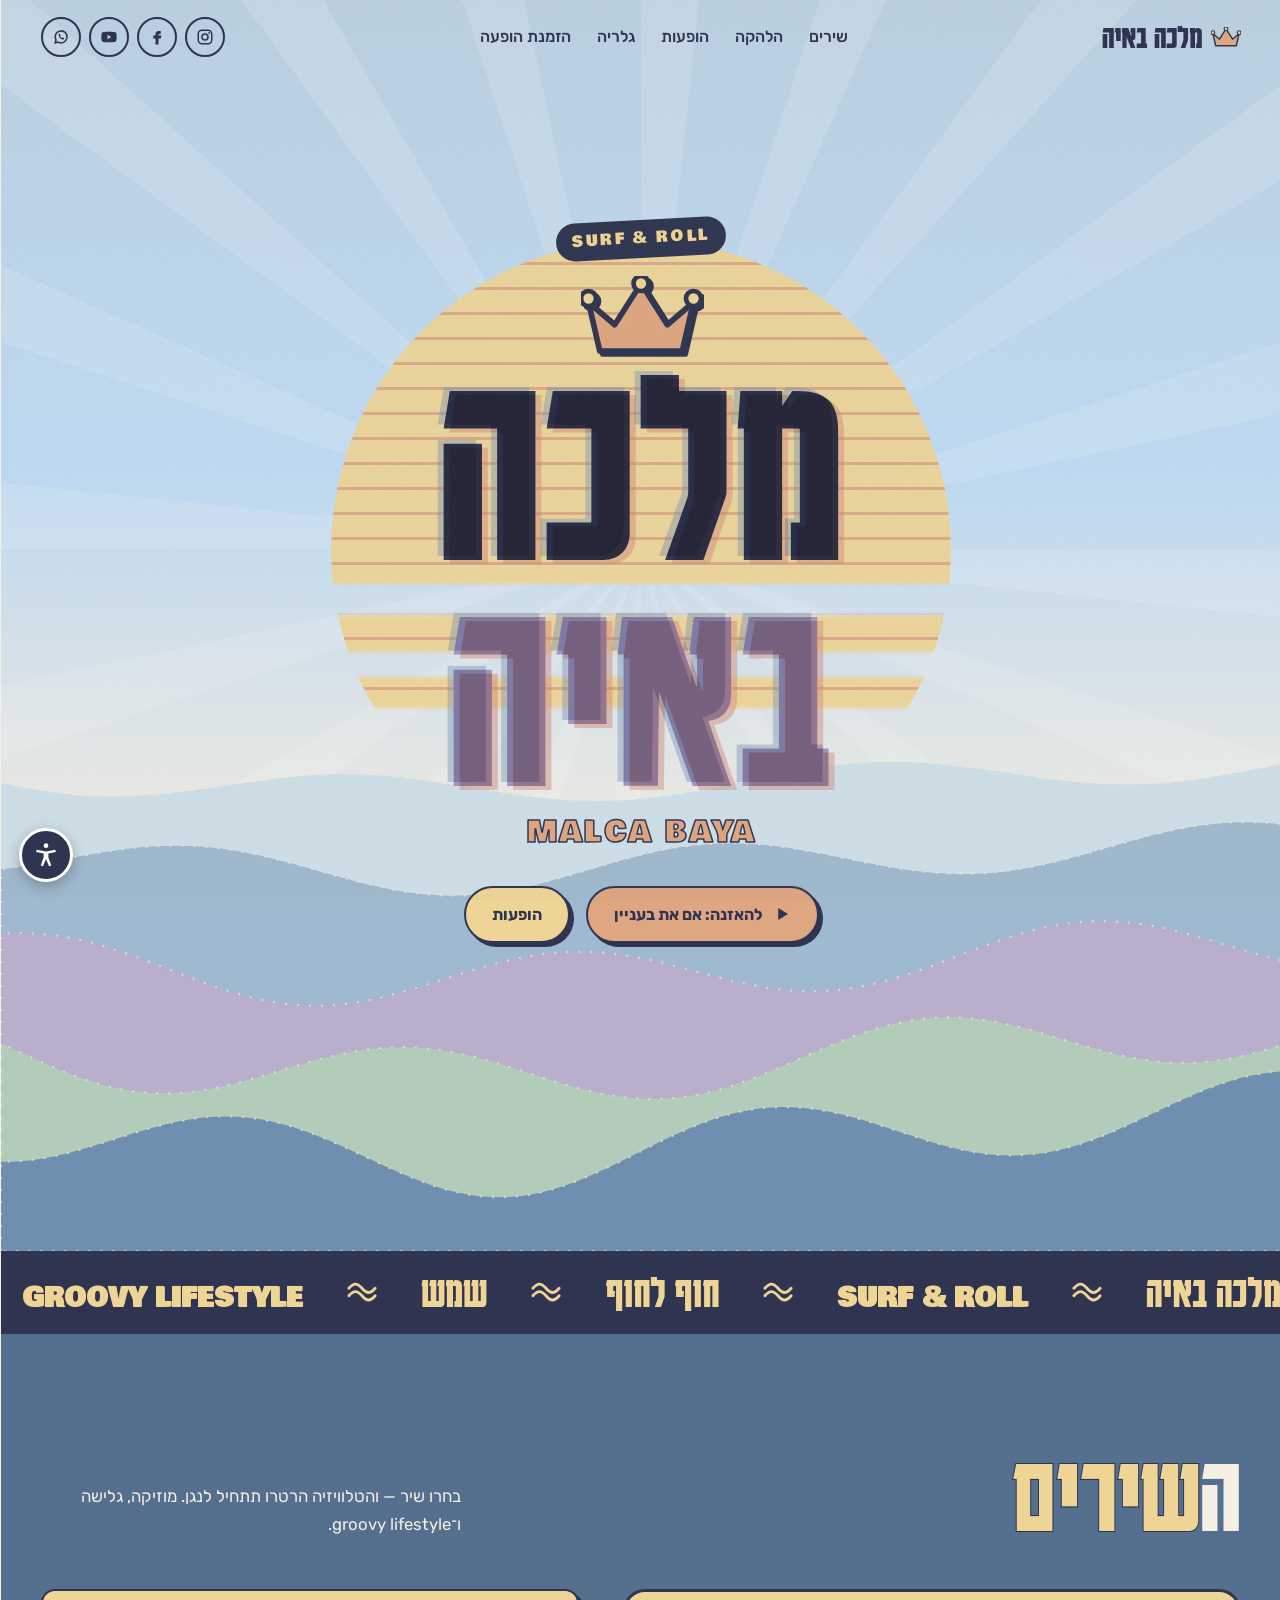
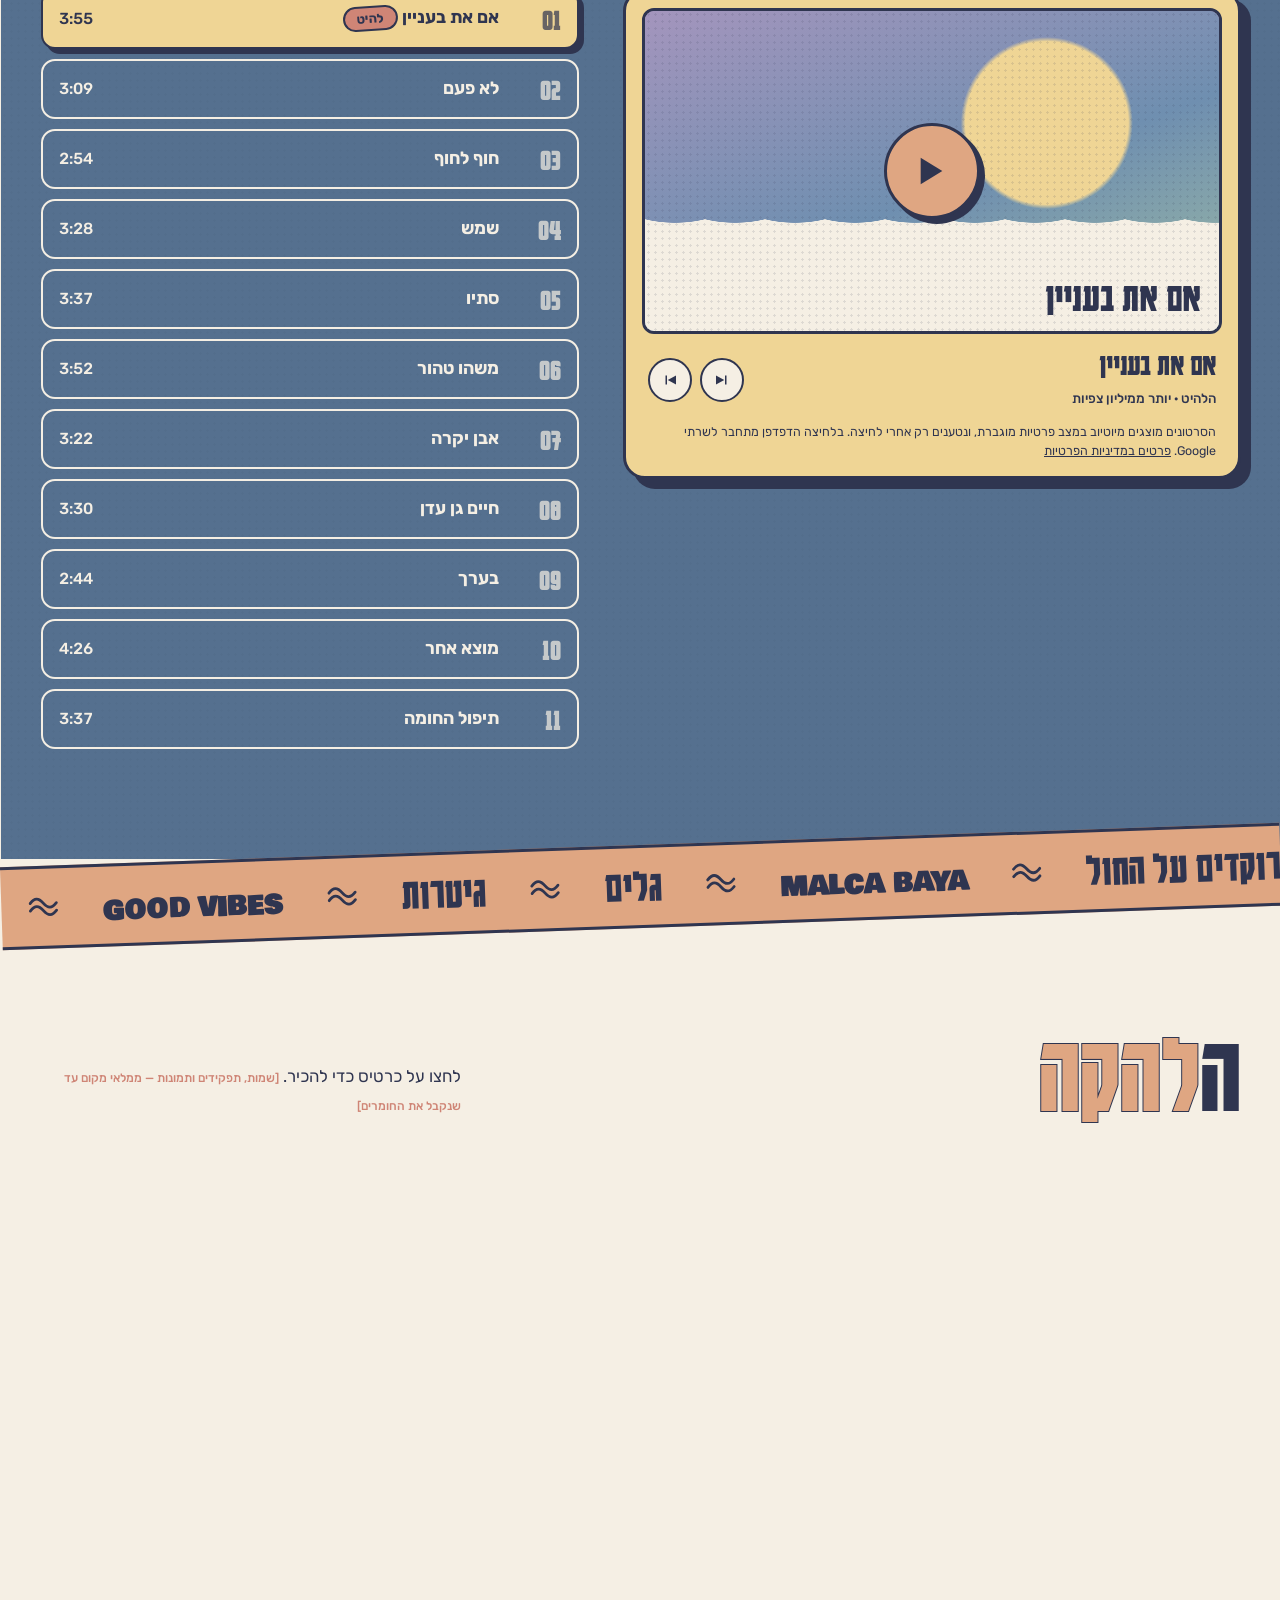
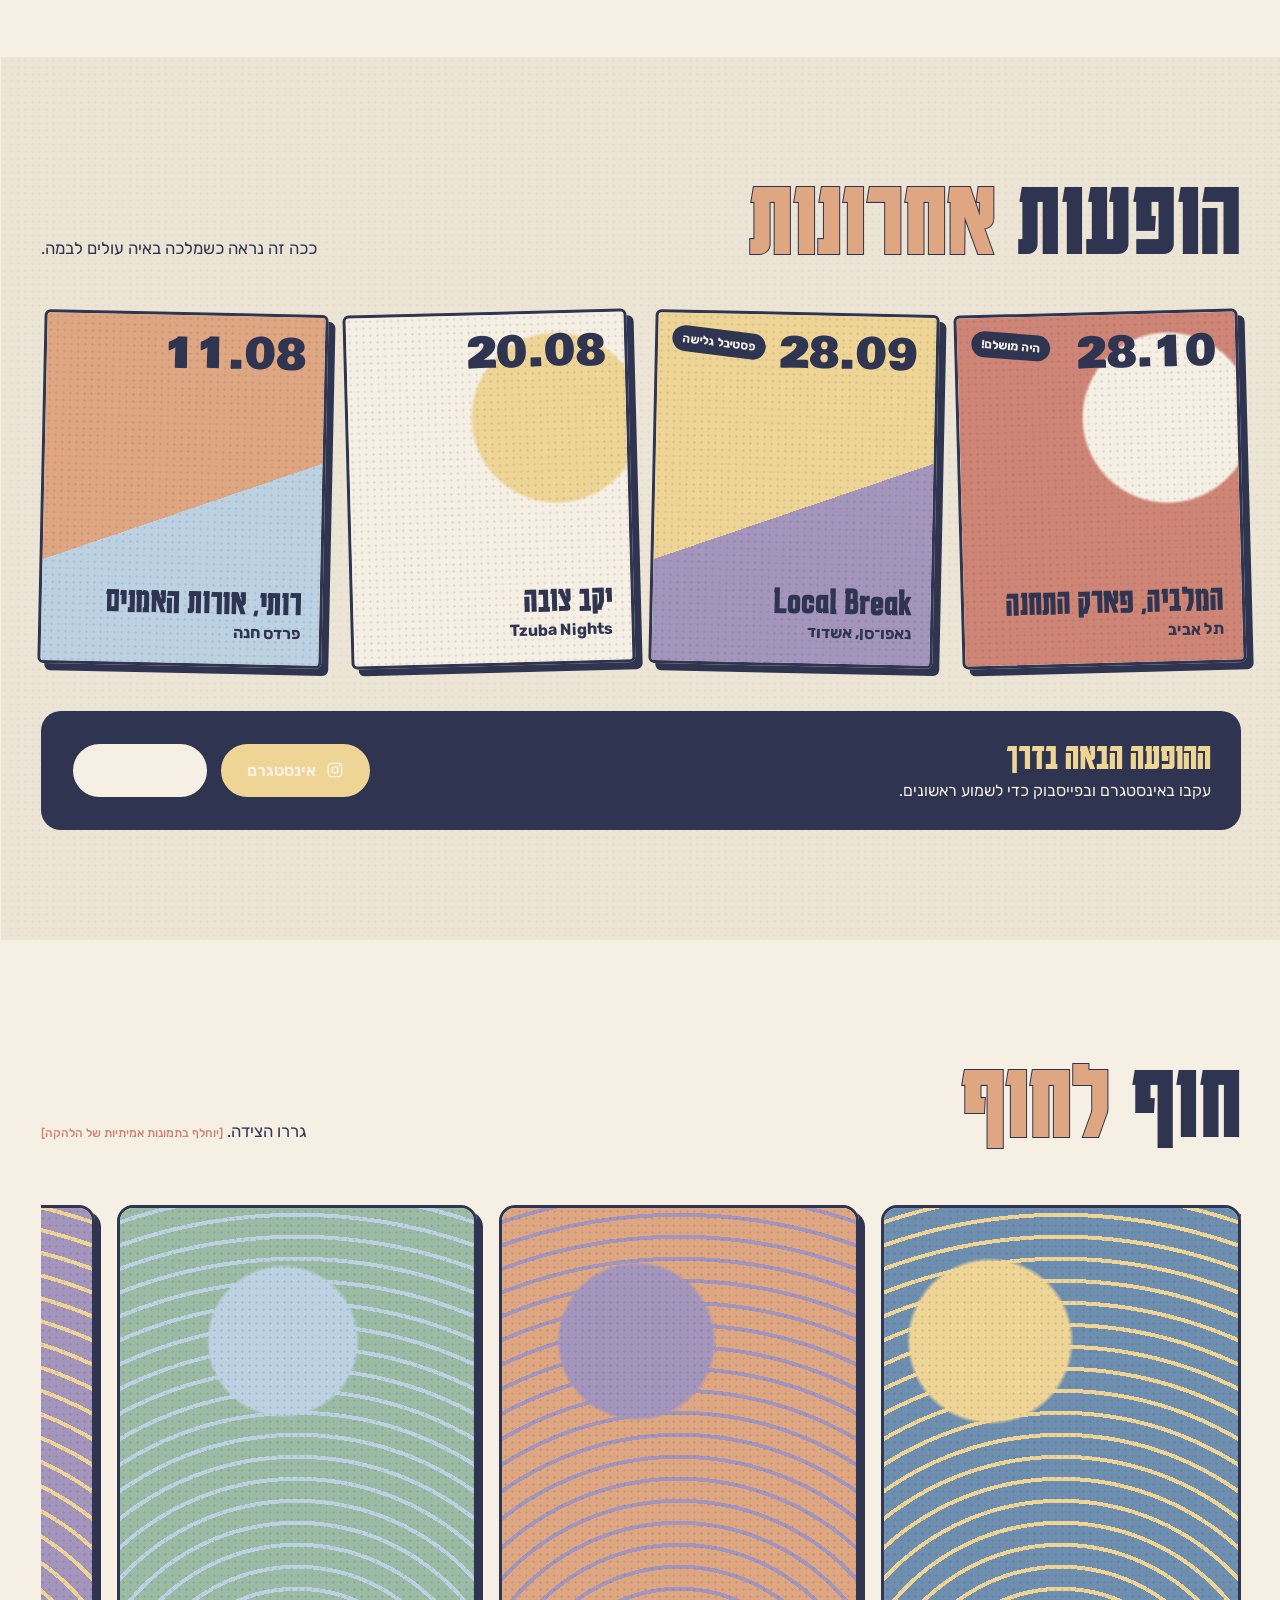
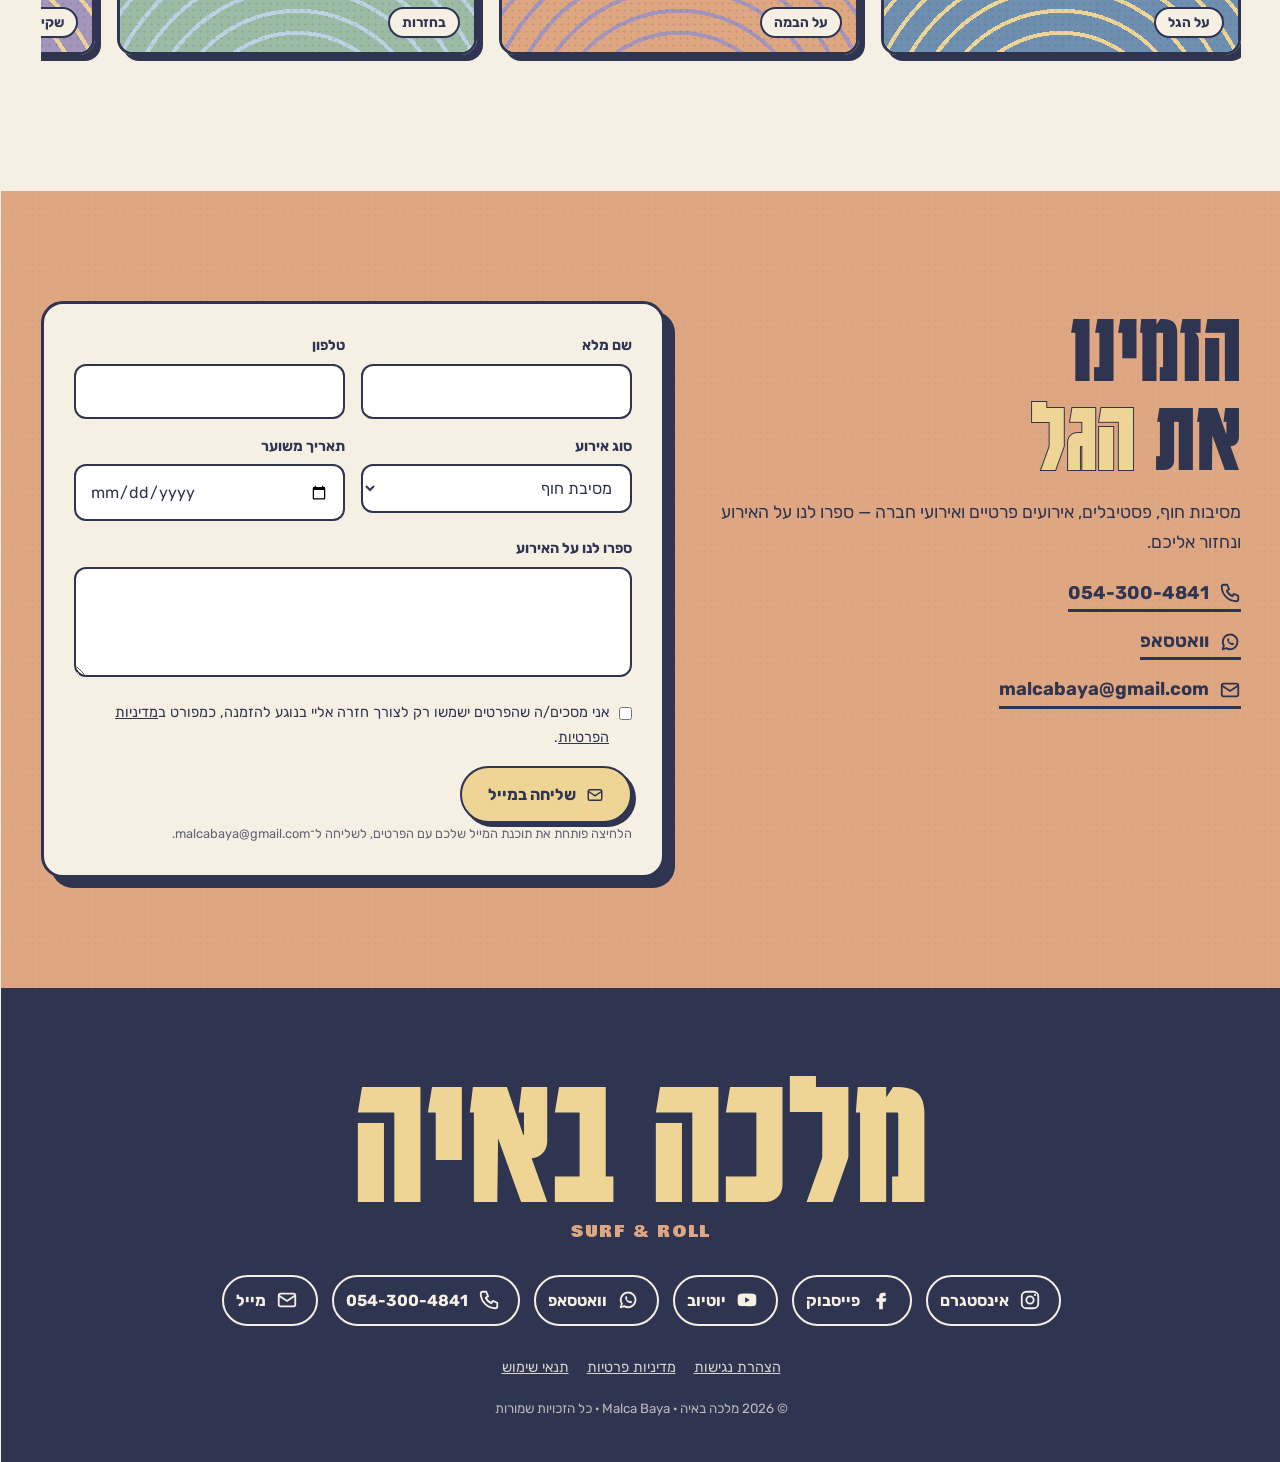
<file: index.html>
<!doctype html>
<html lang="he" dir="rtl">
<head>
<meta charset="utf-8">
<meta name="viewport" content="width=device-width, initial-scale=1">
<title>מלכה באיה | Malca Baya — להקת הסרף אנד רול</title>
<meta name="description" content="מלכה באיה — להקת הסרף אנד רול. שירים, הופעות, וידאו והזמנת הופעות.">
<link rel="stylesheet" href="fonts.css">
<link rel="stylesheet" href="a11y.css">
<script src="a11y.js"></script>
<style>
:root{
  --sand:#f5efe4;
  --sand-2:#ece4d4;
  --ink:#2f3550;
  --blue:#6f8fb0;
  --sky:#bcd2e2;
  --yellow:#efd595;
  --purple:#a495bd;
  --green:#9cbba4;
  --orange:#dfa682;
  --red:#cf8576;
  --display:'Karantina','Rubik',sans-serif;
  --latin:'Bowlby One','Rubik',sans-serif;
  --body:'Rubik',system-ui,sans-serif;
}
*{box-sizing:border-box;margin:0;padding:0}
html{scroll-behavior:smooth}
body{background:var(--sand);color:var(--ink);font-family:var(--body);line-height:1.7;overflow-x:hidden}
a{color:inherit;text-decoration:none}
button{font:inherit;color:inherit;background:none;border:0;cursor:pointer}
:focus-visible{outline:3px solid var(--orange);outline-offset:3px}
.wrap{width:min(1200px,100% - 32px);margin-inline:auto}

/* riso paper texture + halftone helpers */
.paper{position:fixed;inset:0;pointer-events:none;z-index:90;opacity:.12;
  background-image:url("data:image/svg+xml,%3Csvg xmlns='http://www.w3.org/2000/svg' width='200' height='200'%3E%3Cfilter id='n'%3E%3CfeTurbulence type='fractalNoise' baseFrequency='.85' numOctaves='3'/%3E%3CfeColorMatrix values='0 0 0 0 .3  0 0 0 0 .25  0 0 0 0 .2  0 0 0 .6 0'/%3E%3C/filter%3E%3Crect width='100%25' height='100%25' filter='url(%23n)'/%3E%3C/svg%3E")}
.halftone{position:absolute;inset:0;pointer-events:none;background-image:radial-gradient(rgba(47,53,80,.12) 1.2px,transparent 1.4px);background-size:7px 7px}

/* loader */
#loader{position:fixed;inset:0;background:var(--yellow);z-index:200;display:grid;place-items:center;transition:transform .9s cubic-bezier(.7,0,.2,1)}
#loader.done{transform:translateY(-100%)}
#loader svg{width:120px;animation:bob 1.2s ease-in-out infinite}
@keyframes bob{50%{transform:translateY(-12px) rotate(-4deg)}}

/* guitar cursor (native, so it never lags) */
body{cursor:url("data:image/svg+xml,%3Csvg%20xmlns%3D%22http%3A%2F%2Fwww.w3.org%2F2000%2Fsvg%22%20width%3D%2232%22%20height%3D%2232%22%20viewBox%3D%220%200%2032%2032%22%3E%3Cg%20transform%3D%22rotate(-45%2016%2016)%22%20stroke%3D%22%232f3550%22%20stroke-width%3D%221.4%22%20stroke-linejoin%3D%22round%22%3E%3Crect%20x%3D%2214%22%20y%3D%220.8%22%20width%3D%224%22%20height%3D%225%22%20rx%3D%221%22%20fill%3D%22%232f3550%22%2F%3E%3Crect%20x%3D%2215%22%20y%3D%225%22%20width%3D%222%22%20height%3D%2212%22%20fill%3D%22%23f5efe4%22%2F%3E%3Cpath%20d%3D%22M16%2015.5c-3.2%200-4.8%201.8-4.6%204.2.1%201.3.9%202-.1%203.1-1.3%201.4-1.6%203.1-.6%204.8%201%201.7%203%202.6%205.3%202.6s4.3-.9%205.3-2.6c1-1.7.7-3.4-.6-4.8-1-1.1-.2-1.8-.1-3.1.2-2.4-1.4-4.2-4.6-4.2z%22%20fill%3D%22%23dfa682%22%2F%3E%3Ccircle%20cx%3D%2216%22%20cy%3D%2222.6%22%20r%3D%221.6%22%20fill%3D%22%232f3550%22%20stroke%3D%22none%22%2F%3E%3C%2Fg%3E%3C%2Fsvg%3E") 5 5,auto}
a,button,[role="button"],.track,.member,.screen,.gig,label,select{cursor:url("data:image/svg+xml,%3Csvg%20xmlns%3D%22http%3A%2F%2Fwww.w3.org%2F2000%2Fsvg%22%20width%3D%2232%22%20height%3D%2232%22%20viewBox%3D%220%200%2032%2032%22%3E%3Cg%20transform%3D%22rotate(-45%2016%2016)%22%20stroke%3D%22%232f3550%22%20stroke-width%3D%221.4%22%20stroke-linejoin%3D%22round%22%3E%3Crect%20x%3D%2214%22%20y%3D%220.8%22%20width%3D%224%22%20height%3D%225%22%20rx%3D%221%22%20fill%3D%22%232f3550%22%2F%3E%3Crect%20x%3D%2215%22%20y%3D%225%22%20width%3D%222%22%20height%3D%2212%22%20fill%3D%22%23f5efe4%22%2F%3E%3Cpath%20d%3D%22M16%2015.5c-3.2%200-4.8%201.8-4.6%204.2.1%201.3.9%202-.1%203.1-1.3%201.4-1.6%203.1-.6%204.8%201%201.7%203%202.6%205.3%202.6s4.3-.9%205.3-2.6c1-1.7.7-3.4-.6-4.8-1-1.1-.2-1.8-.1-3.1.2-2.4-1.4-4.2-4.6-4.2z%22%20fill%3D%22%23efd595%22%2F%3E%3Ccircle%20cx%3D%2216%22%20cy%3D%2222.6%22%20r%3D%221.6%22%20fill%3D%22%232f3550%22%20stroke%3D%22none%22%2F%3E%3C%2Fg%3E%3C%2Fsvg%3E") 5 5,pointer!important}
input,textarea{cursor:text}

/* nav */
header{position:fixed;inset-inline:0;top:0;z-index:100;transition:background .4s,box-shadow .4s}
header.scrolled{background:rgba(244,234,211,.92);backdrop-filter:blur(10px);box-shadow:0 2px 0 var(--ink)}
.nav{display:flex;align-items:center;justify-content:space-between;height:74px;gap:20px}
.logo{display:flex;align-items:center;gap:8px;font-family:var(--display);font-weight:700;font-size:2.1rem;line-height:1}
.logo svg{width:30px;color:var(--orange)}
.nav ul{display:flex;gap:26px;list-style:none;font-weight:500}
.nav ul a{position:relative}
.nav ul a::after{content:"";position:absolute;inset-inline:0;bottom:-4px;height:3px;background:var(--orange);border-radius:3px;transform:scaleX(0);transition:transform .3s}
.nav ul a:hover::after{transform:scaleX(1)}
.nav-social{display:flex;gap:8px}
.ico{width:40px;height:40px;border-radius:50%;border:2px solid var(--ink);display:grid;place-items:center;transition:transform .25s,background .25s,color .25s}
.ico svg{width:18px;height:18px}
.ico:hover{transform:translateY(-3px) rotate(-6deg);background:var(--ink);color:var(--yellow)}
.burger{display:none;width:44px;height:44px;position:relative}
.burger span{position:absolute;inset-inline:9px;height:3px;border-radius:3px;background:var(--ink);transition:.3s}
.burger span:nth-child(1){top:15px}.burger span:nth-child(2){top:26px}
.burger.open span:nth-child(1){top:20px;transform:rotate(45deg)}
.burger.open span:nth-child(2){top:20px;transform:rotate(-45deg)}
@media(max-width:900px){
  .nav ul,.nav-social{display:none}
  .burger{display:block}
  .nav ul.open{display:flex;flex-direction:column;position:fixed;inset:74px 0 0;background:var(--yellow);padding:40px 24px;gap:22px;font-family:var(--display);font-size:3rem;font-weight:700}
}

/* buttons */
.btn{display:inline-flex;align-items:center;gap:10px;padding:13px 26px;border-radius:999px;border:2.5px solid var(--ink);font-weight:700;background:var(--sand);box-shadow:4px 4px 0 var(--ink);transition:transform .2s,box-shadow .2s,background .2s}
.btn:hover{transform:translate(-2px,-2px);box-shadow:6px 6px 0 var(--ink)}
.btn:active{transform:translate(3px,3px);box-shadow:1px 1px 0 var(--ink)}
.btn.yellow{background:var(--yellow)}
.btn.orange{background:var(--orange);color:var(--ink)}
.btn svg{width:18px;height:18px}

/* hero */
.hero{position:relative;min-height:100svh;overflow:hidden;background:linear-gradient(180deg,var(--sky) 0%,#bfdcf5 38%,var(--sand) 70%);display:grid;place-items:center;text-align:center}
.sun{position:absolute;left:50%;top:44%;width:min(70vw,620px);aspect-ratio:1;border-radius:50%;transform:translate(-50%,-50%);
  background:repeating-linear-gradient(180deg,var(--yellow) 0 22px,var(--orange) 22px 25px);opacity:.92;
  -webkit-mask:linear-gradient(#000 55%,transparent 56% 60%,#000 61% 66%,transparent 67% 70%,#000 71% 75%,transparent 76%);
  mask:linear-gradient(#000 55%,transparent 56% 60%,#000 61% 66%,transparent 67% 70%,#000 71% 75%,transparent 76%);}
.rays{position:absolute;left:50%;top:44%;width:150vmax;height:150vmax;will-change:transform;transform:translate(-50%,-50%);
  background:repeating-conic-gradient(rgba(255,255,255,.14) 0 6deg,transparent 6deg 18deg);animation:rot 80s linear infinite;pointer-events:none}
@keyframes rot{to{transform:translate(-50%,-50%) rotate(360deg)}}
#waves{position:absolute;inset:auto 0 0;width:100%;height:46%;z-index:2}
.hero-inner{position:relative;z-index:3;padding:110px 16px 22vh}
.kicker{display:inline-block;font-family:var(--latin);font-size:.95rem;letter-spacing:.12em;background:var(--ink);color:var(--yellow);padding:6px 16px;border-radius:999px;transform:rotate(-3deg)}
.crown{display:block;width:clamp(70px,10vw,120px);margin:18px auto -10px;color:var(--orange);filter:drop-shadow(3px 3px 0 var(--ink));animation:bob 3s ease-in-out infinite}
.hero h1{font-family:var(--display);font-weight:700;font-size:clamp(6rem,22vw,18rem);line-height:.8;position:relative;color:var(--ink)}
.hero h1 .l{display:block;position:relative}
.hero h1 .l::before,.hero h1 .l::after{content:attr(data-t);position:absolute;inset:0;mix-blend-mode:multiply;pointer-events:none;transition:transform .15s}
.hero h1 .l::before{color:var(--red);transform:translate(var(--rx,6px),var(--ry,4px));opacity:.45}
.hero h1 .l::after{color:var(--blue);transform:translate(calc(var(--rx,6px)*-1),calc(var(--ry,4px)*-1));opacity:.4}
.hero h1 .l.b{color:var(--purple)}
.latin{font-family:var(--latin);font-size:clamp(1.1rem,2.6vw,1.8rem);letter-spacing:.06em;margin-top:10px;color:var(--orange);-webkit-text-stroke:1.5px var(--ink)}
.hero-ctas{display:flex;gap:16px;justify-content:center;flex-wrap:wrap;margin-top:28px}

/* marquee */
.marquee{background:var(--ink);color:var(--yellow);overflow:hidden;padding:16px 0;border-block:3px solid var(--ink);position:relative;z-index:4}
.marquee.tilt{transform:rotate(-2deg);margin:-14px 0;background:var(--orange);color:var(--ink)}
.mtrack{display:flex;gap:44px;width:max-content;animation:marq 34s linear infinite;font-family:var(--display);font-weight:700;font-size:2.8rem;line-height:1;white-space:nowrap;align-items:center}
.mtrack .en{font-family:var(--latin);font-size:1.6rem}
.mtrack svg{width:30px;height:30px}
.marquee:hover .mtrack{animation-play-state:paused}
@keyframes marq{to{transform:translateX(50%)}}

/* sections */
section{padding:110px 0;position:relative}
.sec-head{display:flex;align-items:flex-end;justify-content:space-between;gap:24px;margin-bottom:50px;flex-wrap:wrap}
.sec-head h2{font-family:var(--display);font-weight:700;font-size:clamp(3.6rem,9vw,7rem);line-height:.85}
.sec-head h2 span{color:var(--orange);-webkit-text-stroke:2px var(--ink);paint-order:stroke fill}
.sec-head p{max-width:420px;font-size:1.05rem}
.reveal{opacity:0;transform:translateY(36px);transition:opacity .9s,transform .9s cubic-bezier(.2,.8,.2,1)}
.reveal.in{opacity:1;transform:none}

/* music */
.music{background:#55708f;color:var(--sand);overflow:hidden}
.music .sec-head h2 span{color:var(--yellow)}
.music-grid{display:grid;grid-template-columns:1.15fr 1fr;gap:44px;align-items:start}
@media(max-width:940px){.music-grid{grid-template-columns:1fr}}
.tv{position:relative;background:var(--yellow);border:3px solid var(--ink);border-radius:22px;padding:16px;box-shadow:10px 10px 0 var(--ink);color:var(--ink);position:sticky;top:100px}
@media(max-width:940px){.tv{position:relative;top:0}}
.screen{position:relative;aspect-ratio:16/9;border-radius:12px;overflow:hidden;border:3px solid var(--ink);background:var(--purple);cursor:pointer}
.screen iframe{position:absolute;inset:0;width:100%;height:100%;border:0}
.poster{position:absolute;inset:0;display:grid;place-items:center;transition:opacity .4s}
.poster .duo{position:absolute;inset:0;background:radial-gradient(circle at 70% 35%,var(--yellow) 0 18%,transparent 19%),linear-gradient(160deg,var(--purple),var(--blue) 55%,var(--green))}
.poster .duo::after{content:"";position:absolute;inset:auto 0 0;height:42%;background:
  radial-gradient(60px 26px at 30px 0,transparent 98%,var(--sand) 100%) 0 0/60px 100% repeat-x}
.poster .pbtn{position:relative;width:96px;height:96px;border-radius:50%;background:var(--orange);color:var(--ink);display:grid;place-items:center;border:3px solid var(--ink);box-shadow:5px 5px 0 var(--ink);transition:transform .3s}
.screen:hover .pbtn{transform:scale(1.1) rotate(-8deg)}
.poster .pbtn svg{width:40px;margin-inline-start:6px}
.poster .ptitle{position:absolute;bottom:14px;inset-inline-start:18px;font-family:var(--display);font-weight:700;font-size:2.6rem;line-height:1;color:var(--ink)}
.tv-meta{display:flex;justify-content:space-between;align-items:center;padding:14px 6px 2px;gap:10px;flex-wrap:wrap}
.tv-meta b{font-family:var(--display);font-size:2rem;line-height:1}
.tv-meta small{font-weight:500}
.knobs{display:flex;gap:8px}
.knobs button{width:44px;height:44px;border-radius:50%;border:2.5px solid var(--ink);background:var(--sand);display:grid;place-items:center;transition:transform .2s}
.knobs button:hover{transform:rotate(-20deg)}
.knobs svg{width:18px}
.yt-note{font-size:.78rem;padding:10px 6px 0;line-height:1.5}
.yt-note a{text-decoration:underline}
.legal-links{display:flex;justify-content:center;gap:18px;flex-wrap:wrap;margin-bottom:14px;font-size:.9rem}
.legal-links a{text-decoration:underline;opacity:.85}
.hit{display:inline-block;background:var(--red);color:var(--ink);font-weight:700;font-size:.8rem;padding:3px 12px;border-radius:999px;border:2px solid var(--ink);transform:rotate(-4deg)}

.tracks{list-style:none;counter-reset:t;display:grid;gap:10px}
.track{display:grid;grid-template-columns:48px 1fr auto;gap:14px;align-items:center;padding:12px 16px;border:2.5px solid var(--sand);border-radius:14px;cursor:pointer;transition:background .25s,color .25s,transform .25s}
.track:hover{background:var(--sand);color:var(--ink);transform:translateX(-6px) rotate(-.6deg)}
.track .n{font-family:var(--display);font-weight:700;font-size:2rem;line-height:1;opacity:.7}
.track h3{font-weight:700;font-size:1.1rem;line-height:1.2}
.track small{opacity:.75;font-size:.8rem}
.track .d{font-weight:500;font-variant-numeric:tabular-nums}
.track.active{background:var(--yellow);color:var(--ink);border-color:var(--ink);box-shadow:5px 5px 0 var(--ink)}
.track .eqm{display:none;gap:3px;align-items:flex-end;height:20px}
.track .eqm i{width:4px;background:var(--orange);border-radius:2px;animation:eqa .8s infinite}
.track .eqm i:nth-child(2){animation-delay:.2s}.track .eqm i:nth-child(3){animation-delay:.4s}
@keyframes eqa{0%,100%{height:5px}50%{height:20px}}
.track.active.on .eqm{display:flex}.track.active.on .d{display:none}

/* band */
.members{display:grid;grid-template-columns:repeat(4,1fr);gap:22px}
@media(max-width:1000px){.members{grid-template-columns:repeat(2,1fr)}}
@media(max-width:520px){.members{grid-template-columns:1fr}}
.member{perspective:1000px;aspect-ratio:3/4;cursor:pointer}
.mi{position:relative;width:100%;height:100%;transition:transform .8s cubic-bezier(.2,.8,.2,1);transform-style:preserve-3d}
.member.flipped .mi{transform:rotateY(180deg)}
.face{position:absolute;inset:0;border-radius:18px;overflow:hidden;backface-visibility:hidden;border:3px solid var(--ink);box-shadow:7px 7px 0 var(--ink)}
.front .art{position:absolute;inset:0;transition:transform .8s}
.member:hover .art{transform:scale(1.07)}
.front .silh{position:absolute;inset:auto 0 0;margin:auto;width:70%;color:var(--ink);opacity:.85;mix-blend-mode:multiply}
.front .tag{position:absolute;top:14px;inset-inline-start:14px;background:var(--sand);border:2px solid var(--ink);border-radius:999px;padding:2px 12px;font-weight:700;font-size:.85rem}
.front .flip{position:absolute;top:12px;inset-inline-end:12px;width:36px;height:36px;border-radius:50%;background:var(--ink);color:var(--yellow);display:grid;place-items:center;font-weight:900}
.front h3{position:absolute;bottom:0;inset-inline:0;padding:14px 18px;background:var(--sand);border-top:3px solid var(--ink);font-family:var(--display);font-size:2.2rem;line-height:1}
.back{transform:rotateY(180deg);background:var(--yellow);padding:26px;display:flex;flex-direction:column;justify-content:center;gap:12px}
.back h3{font-family:var(--display);font-size:2.4rem;line-height:1}
.ph{font-size:.75rem;color:var(--red);font-weight:500}

/* shows */
.shows-sec{background:var(--sand-2)}
.posters{display:grid;grid-template-columns:repeat(4,1fr);gap:22px}
@media(max-width:1000px){.posters{grid-template-columns:repeat(2,1fr)}}
@media(max-width:520px){.posters{grid-template-columns:1fr}}
.gig{position:relative;aspect-ratio:4/5;border:3px solid var(--ink);border-radius:6px;overflow:hidden;box-shadow:7px 7px 0 var(--ink);transition:transform .35s cubic-bezier(.2,.8,.2,1);display:flex;flex-direction:column;justify-content:space-between;padding:18px;color:var(--ink)}
.gig:nth-child(odd){transform:rotate(-1.5deg)}.gig:nth-child(even){transform:rotate(1.2deg)}
.gig:hover{transform:rotate(0) scale(1.04);z-index:2}
.gig .bg{position:absolute;inset:0;z-index:-1}
.gig .date{font-family:var(--latin);font-size:2.6rem;line-height:1}
.gig .where{font-family:var(--display);font-weight:700;font-size:2.3rem;line-height:.95}
.gig .city{font-weight:700}
.gig .stamp{position:absolute;top:16px;inset-inline-end:14px;background:var(--ink);color:var(--sand);font-size:.75rem;font-weight:700;padding:3px 10px;border-radius:999px;transform:rotate(6deg)}
.next{margin-top:44px;display:flex;align-items:center;justify-content:space-between;gap:20px;flex-wrap:wrap;background:var(--ink);color:var(--sand);border-radius:20px;padding:26px 30px}
.next b{font-family:var(--display);font-size:2.4rem;line-height:1;color:var(--yellow)}

/* gallery */
.gallery{display:flex;gap:22px;overflow-x:auto;scroll-snap-type:x mandatory;padding:10px 4px 26px;cursor:grab;scrollbar-width:thin;scrollbar-color:var(--orange) transparent}
.gallery.drag{cursor:grabbing;scroll-snap-type:none}
.gallery figure{flex:0 0 clamp(240px,30vw,360px);aspect-ratio:4/5;border:3px solid var(--ink);border-radius:16px;overflow:hidden;scroll-snap-align:start;position:relative;box-shadow:6px 6px 0 var(--ink)}
.gallery figure .art{position:absolute;inset:0;transition:transform 1s}
.gallery figure:hover .art{transform:scale(1.08) rotate(1deg)}
.gallery figcaption{position:absolute;bottom:14px;inset-inline-start:14px;background:var(--sand);border:2px solid var(--ink);border-radius:999px;padding:2px 12px;font-weight:700;font-size:.85rem}

/* booking */
.book-sec{background:var(--orange)}
.book{display:grid;grid-template-columns:1fr 1.2fr;gap:56px;align-items:start}
@media(max-width:900px){.book{grid-template-columns:1fr}}
.book-info h2{font-family:var(--display);font-weight:700;font-size:clamp(3.6rem,9vw,6.5rem);line-height:.85}
.book-info h2 span{color:var(--yellow);-webkit-text-stroke:2px var(--ink);paint-order:stroke fill}
.book-info p{margin:20px 0;font-size:1.1rem}
.mail{display:inline-flex;align-items:center;gap:10px;font-weight:700;font-size:1.15rem;border-bottom:3px solid var(--ink)}
.mail svg{width:22px;height:22px;flex-shrink:0}
form{display:grid;grid-template-columns:1fr 1fr;gap:16px;background:var(--sand);border:3px solid var(--ink);border-radius:22px;padding:30px;box-shadow:10px 10px 0 var(--ink)}
form .full{grid-column:1/-1}
@media(max-width:560px){form{grid-template-columns:1fr;padding:22px}}
label{display:block;font-weight:700;font-size:.9rem;margin-bottom:5px}
input,select,textarea{width:100%;background:#fff;border:2.5px solid var(--ink);border-radius:12px;padding:12px 14px;color:var(--ink);font:inherit;transition:box-shadow .2s}
input:focus,select:focus,textarea:focus{outline:none;box-shadow:4px 4px 0 var(--blue)}
textarea{min-height:110px;resize:vertical}
.consent{display:flex;gap:10px;align-items:flex-start;font-size:.88rem}
.consent input{width:auto;margin-top:6px}
.consent label{font-weight:400;margin:0}
.form-note{font-size:.8rem;opacity:.75}

/* footer */
footer{background:var(--ink);color:var(--sand);padding:70px 0 40px;text-align:center;overflow:hidden;position:relative}
.foot-logo{font-family:var(--display);font-weight:700;font-size:clamp(5rem,16vw,12rem);line-height:.8;color:var(--yellow)}
.foot-latin{font-family:var(--latin);color:var(--orange);letter-spacing:.1em;margin-top:6px}
.socials{display:flex;justify-content:center;gap:14px;margin:30px 0;flex-wrap:wrap}
.socials a{display:flex;align-items:center;gap:10px;padding:10px 18px 10px 12px;border:2.5px solid var(--sand);border-radius:999px;font-weight:700;transition:background .25s,color .25s,transform .25s}
.socials a:hover{background:var(--yellow);color:var(--ink);border-color:var(--yellow);transform:translateY(-4px) rotate(-2deg)}
.socials svg{width:22px;height:22px}
footer small{opacity:.7}

/* modal for hero listen */
@media (prefers-reduced-motion:reduce){*{animation:none!important;transition:none!important}.reveal{opacity:1;transform:none}}
</style>
</head>
<body>
<a class="skip" href="#main">דילוג לתוכן הראשי</a>
<div class="paper" aria-hidden="true"></div>
<div id="loader" aria-hidden="true">
  <svg viewBox="0 0 120 60" fill="none" stroke="#2f3550" stroke-width="4" stroke-linecap="round"><path d="M4 40c14-16 30-16 44 0s30 16 44 0 22-12 24-10" /><path d="M4 52c14-12 30-12 44 0s30 12 44 0" stroke="#dfa682"/></svg>
</div>

<!-- shared icon sprites -->
<svg width="0" height="0" style="position:absolute" aria-hidden="true">
  <symbol id="i-ig" viewBox="0 0 24 24"><rect x="3" y="3" width="18" height="18" rx="5" fill="none" stroke="currentColor" stroke-width="2"/><circle cx="12" cy="12" r="4" fill="none" stroke="currentColor" stroke-width="2"/><circle cx="17.5" cy="6.5" r="1.2" fill="currentColor"/></symbol>
  <symbol id="i-fb" viewBox="0 0 24 24"><path fill="currentColor" d="M14 8h3V4h-3c-2.8 0-4 1.8-4 4.3V10H7v4h3v8h4v-8h3l1-4h-4V8.5c0-.3.2-.5.5-.5z"/></symbol>
  <symbol id="i-yt" viewBox="0 0 24 24"><path fill="currentColor" d="M22 8.2c-.2-1.6-1-2.6-2.6-2.8C17.2 5 12 5 12 5s-5.2 0-7.4.4C3 5.6 2.2 6.6 2 8.2 1.8 9.6 1.8 12 1.8 12s0 2.4.2 3.8c.2 1.6 1 2.6 2.6 2.8 2.2.4 7.4.4 7.4.4s5.2 0 7.4-.4c1.6-.2 2.4-1.2 2.6-2.8.2-1.4.2-3.8.2-3.8s0-2.4-.2-3.8zM10 15V9l5 3z"/></symbol>
  <symbol id="i-mail" viewBox="0 0 24 24"><rect x="3" y="5" width="18" height="14" rx="2" fill="none" stroke="currentColor" stroke-width="2"/><path d="m3 7 9 6 9-6" fill="none" stroke="currentColor" stroke-width="2"/></symbol>
  <symbol id="i-crown" viewBox="0 0 64 44"><path fill="currentColor" stroke="#2f3550" stroke-width="3" stroke-linejoin="round" d="M4 14l14 12L32 4l14 22 14-12-6 26H10z"/><circle cx="4" cy="12" r="4" fill="#efd595" stroke="#2f3550" stroke-width="2.5"/><circle cx="32" cy="4" r="4" fill="#efd595" stroke="#2f3550" stroke-width="2.5"/><circle cx="60" cy="12" r="4" fill="#efd595" stroke="#2f3550" stroke-width="2.5"/></symbol>
  <symbol id="i-phone" viewBox="0 0 24 24"><path fill="none" stroke="currentColor" stroke-width="2" stroke-linejoin="round" d="M5 3h4l2 5-2.5 1.5a11 11 0 0 0 6 6L16 13l5 2v4a2 2 0 0 1-2 2A16 16 0 0 1 3 5a2 2 0 0 1 2-2z"/></symbol>
  <symbol id="i-wa" viewBox="0 0 24 24"><path fill="none" stroke="currentColor" stroke-width="2" stroke-linejoin="round" d="M4 20l1.3-4A8 8 0 1 1 8 18.7z"/><path fill="currentColor" d="M9 8.2c.2-.4.5-.4.8-.4h.4c.2 0 .4.1.5.4l.6 1.4c.1.2 0 .4-.1.6l-.5.6c.6 1.1 1.5 2 2.6 2.6l.6-.5c.2-.1.4-.2.6-.1l1.4.6c.3.1.4.3.4.5v.4c0 .3 0 .6-.4.8-.5.3-1.2.5-1.9.3-2.4-.7-4.3-2.6-5-5-.2-.7 0-1.4.3-1.9z"/></symbol>
  <symbol id="i-play" viewBox="0 0 24 24"><path fill="currentColor" d="M7 4v16l13-8z"/></symbol>
  <symbol id="i-wave" viewBox="0 0 32 32"><path fill="none" stroke="currentColor" stroke-width="3" stroke-linecap="round" d="M2 20c5-6 9-6 14 0s9 6 14 0M2 12c5-6 9-6 14 0s9 6 14 0"/></symbol>
</svg>

<header>
  <nav class="nav wrap" aria-label="ניווט ראשי">
    <a href="#" class="logo"><svg viewBox="0 0 64 44"><use href="#i-crown"/></svg>מלכה באיה</a>
    <ul id="menu">
      <li><a href="#music">שירים</a></li>
      <li><a href="#band">הלהקה</a></li>
      <li><a href="#shows">הופעות</a></li>
      <li><a href="#gallery">גלריה</a></li>
      <li><a href="#booking">הזמנת הופעה</a></li>
    </ul>
    <div class="nav-social">
      <a class="ico" href="https://www.instagram.com/malcabaya/" target="_blank" rel="noopener" aria-label="מלכה באיה באינסטגרם"><svg><use href="#i-ig"/></svg></a>
      <a class="ico" href="https://www.facebook.com/malcabaya" target="_blank" rel="noopener" aria-label="מלכה באיה בפייסבוק"><svg><use href="#i-fb"/></svg></a>
      <a class="ico" href="https://www.youtube.com/playlist?list=PLU80y1FdoRCGYGtJqizHcpnJ9Hgsv8fSS" target="_blank" rel="noopener" aria-label="מלכה באיה ביוטיוב"><svg><use href="#i-yt"/></svg></a>
      <a class="ico" href="https://wa.me/972543004841" target="_blank" rel="noopener" aria-label="וואטסאפ ללהקה"><svg><use href="#i-wa"/></svg></a>
    </div>
    <button class="burger" aria-label="פתיחת תפריט" aria-expanded="false"><span></span><span></span></button>
  </nav>
</header>

<main id="main" tabindex="-1">
<!-- HERO -->
<section class="hero" aria-label="פתיח">
  <div class="rays" aria-hidden="true"></div>
  <div class="sun" id="sun" aria-hidden="true"></div>
  <canvas id="waves" aria-hidden="true"></canvas>
  <div class="hero-inner">
    <span class="kicker">SURF &amp; ROLL</span>
    <svg class="crown" viewBox="0 0 64 44" aria-hidden="true"><use href="#i-crown"/></svg>
    <h1 id="title" aria-label="מלכה באיה"><span class="l" data-t="מלכה">מלכה</span><span class="l b" data-t="באיה">באיה</span></h1>
    <div class="latin">MALCA BAYA</div>
    <div class="hero-ctas">
      <button class="btn orange" id="heroPlay"><svg><use href="#i-play"/></svg>להאזנה: אם את בעניין</button>
      <a href="#shows" class="btn yellow">הופעות</a>
    </div>
  </div>
</section>

<div class="marquee" aria-hidden="true">
  <div class="mtrack" id="m1"></div>
</div>

<!-- MUSIC -->
<section id="music" class="music">
  <div class="halftone" style="opacity:.35"></div>
  <div class="wrap" style="position:relative">
    <div class="sec-head reveal">
      <h2>ה<span>שירים</span></h2>
      <p>בחרו שיר — והטלוויזיה הרטרו תתחיל לנגן. מוזיקה, גלישה ו־groovy lifestyle.</p>
    </div>
    <div class="music-grid">
      <div class="tv reveal">
        <div class="screen" id="screen" role="button" tabindex="0" aria-label="ניגון השיר הנבחר">
          <div class="poster" id="poster">
            <div class="duo"></div><div class="halftone"></div>
            <div class="pbtn"><svg viewBox="0 0 24 24"><use href="#i-play"/></svg></div>
            <div class="ptitle" id="ptitle">אם את בעניין</div>
          </div>
        </div>
        <div class="tv-meta">
          <div><b id="nowTitle">אם את בעניין</b><br><small id="nowSub">הלהיט · יותר ממיליון צפיות</small></div>
          <div class="knobs">
            <button id="prev" aria-label="השיר הקודם"><svg viewBox="0 0 24 24" fill="currentColor"><path d="M6 6h2v12H6zM20 6v12L9 12z" transform="scale(-1,1) translate(-24,0)"/></svg></button>
            <button id="next" aria-label="השיר הבא"><svg viewBox="0 0 24 24" fill="currentColor"><path d="M6 6h2v12H6zM20 6v12L9 12z"/></svg></button>
          </div>
        </div>
        <p class="yt-note">הסרטונים מוצגים מיוטיוב במצב פרטיות מוגברת, ונטענים רק אחרי לחיצה. בלחיצה הדפדפן מתחבר לשרתי Google. <a href="privacy.html">פרטים במדיניות הפרטיות</a></p>
      </div>
      <ul class="tracks" id="tracks" aria-label="רשימת שירים"></ul>
    </div>
  </div>
</section>

<div class="marquee tilt" aria-hidden="true"><div class="mtrack" id="m2" style="animation-direction:reverse"></div></div>

<!-- BAND -->
<section id="band">
  <div class="wrap">
    <div class="sec-head reveal">
      <h2>ה<span>להקה</span></h2>
      <p>לחצו על כרטיס כדי להכיר. <span class="ph">[שמות, תפקידים ותמונות — ממלאי מקום עד שנקבל את החומרים]</span></p>
    </div>
    <div class="members" id="members"></div>
  </div>
</section>

<!-- SHOWS -->
<section id="shows" class="shows-sec">
  <div class="halftone" style="opacity:.25"></div>
  <div class="wrap" style="position:relative">
    <div class="sec-head reveal">
      <h2>הופעות <span>אחרונות</span></h2>
      <p>ככה זה נראה כשמלכה באיה עולים לבמה.</p>
    </div>
    <div class="posters" id="posters"></div>
    <div class="next reveal">
      <div><b>ההופעה הבאה בדרך</b><br>עקבו באינסטגרם ובפייסבוק כדי לשמוע ראשונים.</div>
      <div style="display:flex;gap:10px;flex-wrap:wrap">
        <a class="btn yellow" href="https://www.instagram.com/malcabaya/" target="_blank" rel="noopener"><svg><use href="#i-ig"/></svg>אינסטגרם</a>
        <a class="btn" href="https://www.facebook.com/malcabaya" target="_blank" rel="noopener"><svg><use href="#i-fb"/></svg>פייסבוק</a>
      </div>
    </div>
  </div>
</section>

<!-- GALLERY -->
<section id="gallery">
  <div class="wrap">
    <div class="sec-head reveal"><h2>חוף <span>לחוף</span></h2><p>גררו הצידה. <span class="ph">[יוחלף בתמונות אמיתיות של הלהקה]</span></p></div>
    <div class="gallery" id="gal" tabindex="0" role="region" aria-label="גלריית תמונות — אפשר לגלול עם החיצים"></div>
  </div>
</section>

<!-- BOOKING -->
<section id="booking" class="book-sec">
  <div class="halftone" style="opacity:.3"></div>
  <div class="wrap book" style="position:relative">
    <div class="book-info reveal">
      <h2>הזמינו<br>את <span>הגל</span></h2>
      <p>מסיבות חוף, פסטיבלים, אירועים פרטיים ואירועי חברה — ספרו לנו על האירוע ונחזור אליכם.</p>
      <div style="display:flex;flex-direction:column;gap:14px;align-items:flex-start">
        <a class="mail" href="tel:+972543004841"><svg><use href="#i-phone"/></svg><span dir="ltr">054-300-4841</span></a>
        <a class="mail" href="https://wa.me/972543004841" target="_blank" rel="noopener"><svg><use href="#i-wa"/></svg>וואטסאפ</a>
        <a class="mail" href="mailto:malcabaya@gmail.com"><svg><use href="#i-mail"/></svg>malcabaya@gmail.com</a>
      </div>
    </div>
    <form id="bookForm" class="reveal" novalidate>
      <div><label for="f-name">שם מלא</label><input id="f-name" name="name" required autocomplete="name"></div>
      <div><label for="f-phone">טלפון</label><input id="f-phone" name="phone" type="tel" required autocomplete="tel"></div>
      <div><label for="f-type">סוג אירוע</label>
        <select id="f-type" name="type"><option>מסיבת חוף</option><option>אירוע פרטי</option><option>אירוע חברה</option><option>פסטיבל</option><option>מועדון / הופעה</option></select></div>
      <div><label for="f-date">תאריך משוער</label><input id="f-date" name="date" type="date"></div>
      <div class="full"><label for="f-msg">ספרו לנו על האירוע</label><textarea id="f-msg" name="msg"></textarea></div>
      <div class="full consent"><input type="checkbox" id="f-ok" required><label for="f-ok">אני מסכים/ה שהפרטים ישמשו רק לצורך חזרה אליי בנוגע להזמנה, כמפורט ב<a href="privacy.html" style="text-decoration:underline">מדיניות הפרטיות</a>.</label></div>
      <div class="full"><button class="btn yellow" type="submit"><svg><use href="#i-mail"/></svg>שליחה במייל</button>
        <p class="form-note">הלחיצה פותחת את תוכנת המייל שלכם עם הפרטים, לשליחה ל־malcabaya@gmail.com.</p></div>
    </form>
  </div>
</section>
</main>

<footer>
  <div class="wrap">
    <div class="foot-logo">מלכה באיה</div>
    <div class="foot-latin">SURF &amp; ROLL</div>
    <div class="socials">
      <a href="https://www.instagram.com/malcabaya/" target="_blank" rel="noopener" aria-label="מלכה באיה באינסטגרם"><svg><use href="#i-ig"/></svg>אינסטגרם</a>
      <a href="https://www.facebook.com/malcabaya" target="_blank" rel="noopener" aria-label="מלכה באיה בפייסבוק"><svg><use href="#i-fb"/></svg>פייסבוק</a>
      <a href="https://www.youtube.com/playlist?list=PLU80y1FdoRCGYGtJqizHcpnJ9Hgsv8fSS" target="_blank" rel="noopener" aria-label="מלכה באיה ביוטיוב"><svg><use href="#i-yt"/></svg>יוטיוב</a>
      <a href="https://wa.me/972543004841" target="_blank" rel="noopener" aria-label="וואטסאפ ללהקה"><svg><use href="#i-wa"/></svg>וואטסאפ</a>
      <a href="tel:+972543004841" aria-label="התקשרו ללהקה 054-300-4841"><svg><use href="#i-phone"/></svg><span dir="ltr">054-300-4841</span></a>
      <a href="mailto:malcabaya@gmail.com" aria-label="שליחת מייל ללהקה"><svg><use href="#i-mail"/></svg>מייל</a>
    </div>
    <nav class="legal-links" aria-label="מידע משפטי"><a href="accessibility.html">הצהרת נגישות</a><a href="privacy.html">מדיניות פרטיות</a><a href="terms.html">תנאי שימוש</a></nav>
    <small>© 2026 מלכה באיה · Malca Baya · כל הזכויות שמורות</small>
  </div>
</footer>

<script>
const PLAYLIST='PLU80y1FdoRCGYGtJqizHcpnJ9Hgsv8fSS';
const TRACKS=[
  {t:'אם את בעניין',v:'nwc0wk0zV8A',d:'3:55',sub:'הלהיט · יותר ממיליון צפיות',hit:1},
  {t:'לא פעם',v:'DztgHdNouUs',d:'3:09'},
  {t:'חוף לחוף',v:'-kyfmAtQmx8',d:'2:54'},
  {t:'שמש',v:'aeSjcyE6SjA',d:'3:28'},
  {t:'סתיו',v:'j8Sr0u8inVA',d:'3:37'},
  {t:'משהו טהור',v:'aCdj6IrBgzM',d:'3:52'},
  {t:'אבן יקרה',v:'7VHwrB292vo',d:'3:22'},
  {t:'חיים גן עדן',v:'1s7uvlRQzak',d:'3:30'},
  {t:'בערך',v:'eKcGFSIo57w',d:'2:44'},
  {t:'מוצא אחר',v:'R31s5ehalA0',d:'4:26'},
  {t:'תיפול החומה',v:'fLe4D9okdPQ',d:'3:37'},
];
const MEMBERS=[
  {r:'שירה וגיטרה',c:['--yellow','--orange']},
  {r:'גיטרה',c:['--sky','--purple']},
  {r:'בס',c:['--green','--yellow']},
  {r:'תופים',c:['--orange','--purple']},
];
const GIGS=[
  {d:'28.10',w:'המלביה, פארק התחנה',c:'תל אביב',bg:['--red','--sand'],stamp:'היה מושלם!'},
  {d:'28.09',w:'Local Break',c:'נאפו־סן, אשדוד',bg:['--yellow','--purple'],stamp:'פסטיבל גלישה'},
  {d:'20.08',w:'יקב צובה',c:'Tzuba Nights',bg:['--sand','--yellow']},
  {d:'11.08',w:'רותי, אורות האמנים',c:'פרדס חנה',bg:['--orange','--sky']},
];

/* loader */
const hideLoader=()=>document.getElementById("loader").classList.add("done");
addEventListener("DOMContentLoaded",()=>setTimeout(hideLoader,700));setTimeout(hideLoader,2500);

/* marquees */
const wave='<svg><use href="#i-wave"/></svg>';
const m1=['מלכה באיה','<span class="en">SURF & ROLL</span>','חוף לחוף','שמש','<span class="en">GROOVY LIFESTYLE</span>','משהו טהור'];
const m2=['רוקדים על החול','<span class="en">MALCA BAYA</span>','גלים','גיטרות','<span class="en">GOOD VIBES</span>'];
const fill=(id,arr)=>{const s=arr.map(x=>`<span>${x}</span>${wave}`).join('');document.getElementById(id).innerHTML=s+s+s};
fill('m1',m1);fill('m2',m2);

/* riso title follows the mouse */
let mx=innerWidth/2,my=innerHeight/2;
addEventListener('mousemove',e=>{mx=e.clientX;my=e.clientY;
  const dx=(mx/innerWidth-.5)*16,dy=(my/innerHeight-.5)*12;
  document.querySelectorAll('.hero h1 .l').forEach(l=>{l.style.setProperty('--rx',dx.toFixed(1)+'px');l.style.setProperty('--ry',dy.toFixed(1)+'px')});
  document.getElementById('sun').style.translate=`${-dx*1.5}px ${-dy*1.5}px`;
});

/* nav */
const header=document.querySelector('header');addEventListener('scroll',()=>header.classList.toggle('scrolled',scrollY>40));
const burger=document.querySelector('.burger'),menu=document.getElementById('menu');
burger.onclick=()=>{const o=menu.classList.toggle('open');burger.classList.toggle('open',o);burger.setAttribute('aria-expanded',o)};
menu.querySelectorAll('a').forEach(a=>a.onclick=()=>{menu.classList.remove('open');burger.classList.remove('open')});

/* reveal */
const io=new IntersectionObserver(es=>es.forEach(e=>{if(e.isIntersecting){e.target.classList.add('in');io.unobserve(e.target)}}),{threshold:.12});
const watch=()=>document.querySelectorAll('.reveal:not(.in)').forEach(el=>io.observe(el));

/* waves canvas */
const root=document.documentElement,rm=matchMedia("(prefers-reduced-motion: reduce)");
let cur_i=0,playing=false;
const cv=document.getElementById('waves'),g=cv.getContext('2d');let W,H,DPR=Math.min(devicePixelRatio||1,2),tt=0,boost=0;
function size(){W=cv.clientWidth;H=cv.clientHeight;cv.width=W*DPR;cv.height=H*DPR;g.setTransform(DPR,0,0,DPR,0,0)}
size();addEventListener('resize',size);
const LAYERS=[['#cfe0ea',.18,.9],['#9fbad0',.32,1.2],['#b9aecb',.5,1.5],['#b3cbb9',.66,1.9],['#6f8fb0',.8,2.3]];
function drawWaves(){
  const still=root.classList.contains("a11y-still")||rm.matches;
  if(!still)tt+=.012;g.clearRect(0,0,W,H);
  const mxr=mx/innerWidth;
  LAYERS.forEach(([col,yy,sp],k)=>{
    const amp=(10+k*5)*(1+boost)+ (1-Math.abs(mxr-.5)*2)*6,base=H*yy;
    g.beginPath();g.moveTo(0,H);
    for(let x=0;x<=W+10;x+=10){
      const near=Math.exp(-Math.pow((x-mx)/180,2))*(my>innerHeight*.5?18:6);
      g.lineTo(x,base+Math.sin(x*.012+tt*sp+k*1.7)*amp+Math.sin(x*.004-tt*.6)*amp*.8-near);
    }
    g.lineTo(W,H);g.closePath();g.fillStyle=col;g.fill();
    // foam line
    g.strokeStyle='rgba(244,234,211,.7)';g.lineWidth=2;g.setLineDash([2,10]);g.stroke();g.setLineDash([]);
  });
  boost+=((playing?0.8:0)-boost)*.03;
  requestAnimationFrame(drawWaves);
}
drawWaves();

/* music (YouTube, privacy-enhanced embed, loaded only on click) */
const tracksEl=document.getElementById('tracks'),screen=document.getElementById('screen');
tracksEl.innerHTML=TRACKS.map((t,i)=>`<li class="track reveal" tabindex="0" data-i="${i}">
  <span class="n">${String(i+1).padStart(2,'0')}</span>
  <div><h3>${t.t} ${t.hit?'<span class="hit">להיט</span>':''}</h3></div>
  <span class="d">${t.d}</span><span class="eqm"><i></i><i></i><i></i></span></li>`).join('');
function select(i,autoplay){
  cur_i=(i+TRACKS.length)%TRACKS.length;const t=TRACKS[cur_i];
  document.getElementById('nowTitle').textContent=t.t;
  document.getElementById('nowSub').textContent=t.sub||`מלכה באיה · ${t.d}`;
  document.getElementById('ptitle').textContent=t.t;
  if(autoplay){
    screen.querySelector('iframe')?.remove();
    const f=document.createElement('iframe');
    f.src=`https://www.youtube-nocookie.com/embed/${t.v}?autoplay=1&rel=0`;
    f.title=`מלכה באיה — ${t.t}`;f.allow='autoplay; encrypted-media; picture-in-picture';f.allowFullscreen=true;
    screen.appendChild(f);document.getElementById('poster').style.opacity=0;playing=true;
  }
  tracksEl.querySelectorAll('.track').forEach((li,k)=>{li.classList.toggle('active',k===cur_i);li.classList.toggle('on',k===cur_i&&playing)});
}
tracksEl.querySelectorAll('.track').forEach(li=>{const i=+li.dataset.i;li.onclick=()=>select(i,true);li.onkeydown=e=>{if(e.key==='Enter'||e.key===' '){e.preventDefault();select(i,true)}}});
screen.onclick=()=>{if(!screen.querySelector('iframe'))select(cur_i,true)};
screen.onkeydown=e=>{if((e.key==='Enter'||e.key===' ')&&!screen.querySelector('iframe')){e.preventDefault();select(cur_i,true)}};
document.getElementById('next').onclick=()=>select(cur_i+1,true);
document.getElementById('prev').onclick=()=>select(cur_i-1,true);
document.getElementById('heroPlay').onclick=()=>{document.getElementById('music').scrollIntoView({behavior:'smooth'});setTimeout(()=>select(0,true),500)};
select(0,false);

/* members */
const SILH='<svg class="silh" viewBox="0 0 100 120" aria-hidden="true"><circle cx="50" cy="34" r="20" fill="currentColor"/><path d="M12 120c0-30 17-50 38-50s38 20 38 50z" fill="currentColor"/></svg>';
document.getElementById('members').innerHTML=MEMBERS.map((m,i)=>`
<div class="member reveal" tabindex="0" role="button" aria-label="חבר/ת להקה — ${m.r}">
  <div class="mi">
    <div class="face front"><div class="art" style="background:radial-gradient(circle at 70% 25%,var(${m.c[0]}) 0 22%,transparent 23%),repeating-linear-gradient(${20+i*30}deg,var(${m.c[1]}) 0 14px,var(${m.c[0]}) 14px 28px)"></div>
      <div class="halftone"></div>${SILH}<span class="tag">${m.r}</span><span class="flip">+</span><h3>[שם]</h3></div>
    <div class="face back"><small style="font-weight:700">${m.r}</small><h3>[שם]</h3><p>[ביוגרפיה קצרה — תתעדכן כשנקבל את החומרים מהלהקה]</p></div>
  </div></div>`).join('');
document.querySelectorAll('.member').forEach(el=>{
  const mi=el.querySelector('.mi'),flip=()=>{el.classList.toggle('flipped');mi.style.transform=''};
  el.onclick=flip;el.onkeydown=e=>{if(e.key==='Enter'||e.key===' '){e.preventDefault();flip()}};
  el.onmousemove=e=>{if(el.classList.contains('flipped'))return;const r=el.getBoundingClientRect(),x=(e.clientX-r.left)/r.width-.5,y=(e.clientY-r.top)/r.height-.5;mi.style.transform=`rotateY(${x*16}deg) rotateX(${-y*16}deg)`};
  el.onmouseleave=()=>{if(!el.classList.contains('flipped'))mi.style.transform=''};
});

/* gig posters */
document.getElementById('posters').innerHTML=GIGS.map((s,i)=>`<article class="gig reveal">
  <div class="bg" style="background:${i%2?`linear-gradient(160deg,var(${s.bg[0]}) 0 55%,var(${s.bg[1]}) 55%)`:`radial-gradient(circle at 75% 30%,var(${s.bg[1]}) 0 26%,transparent 27%),var(${s.bg[0]})`}"></div>
  <div class="halftone"></div>
  ${s.stamp?`<span class="stamp">${s.stamp}</span>`:''}
  <div class="date">${s.d}</div>
  <div><div class="where">${s.w}</div><div class="city">${s.c}</div></div></article>`).join('');

/* gallery (riso placeholder art) */
const GAL=[['--blue','--yellow','על הגל'],['--orange','--purple','על הבמה'],['--green','--sky','בחזרות'],['--purple','--yellow','שקיעה'],['--red','--sand','מאחורי הקלעים'],['--sky','--orange','בדרך לים']];
document.getElementById('gal').innerHTML=GAL.map(([a,b,c],i)=>`<figure><div class="art" style="background:radial-gradient(circle at ${30+i*8}% 30%,var(${b}) 0 20%,transparent 21%),repeating-radial-gradient(circle at 50% 120%,var(${a}) 0 18px,var(${b}) 18px 22px)"></div><div class="halftone"></div><figcaption>${c}</figcaption></figure>`).join('');
const gal=document.getElementById('gal');let down=false,sx,sl;
gal.onmousedown=e=>{down=true;sx=e.pageX;sl=gal.scrollLeft;gal.classList.add('drag')};
addEventListener('mouseup',()=>{down=false;gal.classList.remove('drag')});
gal.onmousemove=e=>{if(!down)return;e.preventDefault();gal.scrollLeft=sl-(e.pageX-sx)*1.4};

watch();

/* booking form → opens the visitor's mail app (nothing is stored or sent by the site) */
document.getElementById('bookForm').onsubmit=e=>{e.preventDefault();const f=e.target;
  if(!f.checkValidity()){f.reportValidity();return}
  const v=n=>f.elements[n].value.trim();
  const body=`שם: ${v('name')}\nטלפון: ${v('phone')}\nסוג אירוע: ${v('type')}\nתאריך: ${v('date')}\n\n${v('msg')}`;
  location.href=`mailto:malcabaya@gmail.com?subject=${encodeURIComponent('הזמנת הופעה — '+v('type'))}&body=${encodeURIComponent(body)}`;
};
</script>
</body>
</html>
</file>
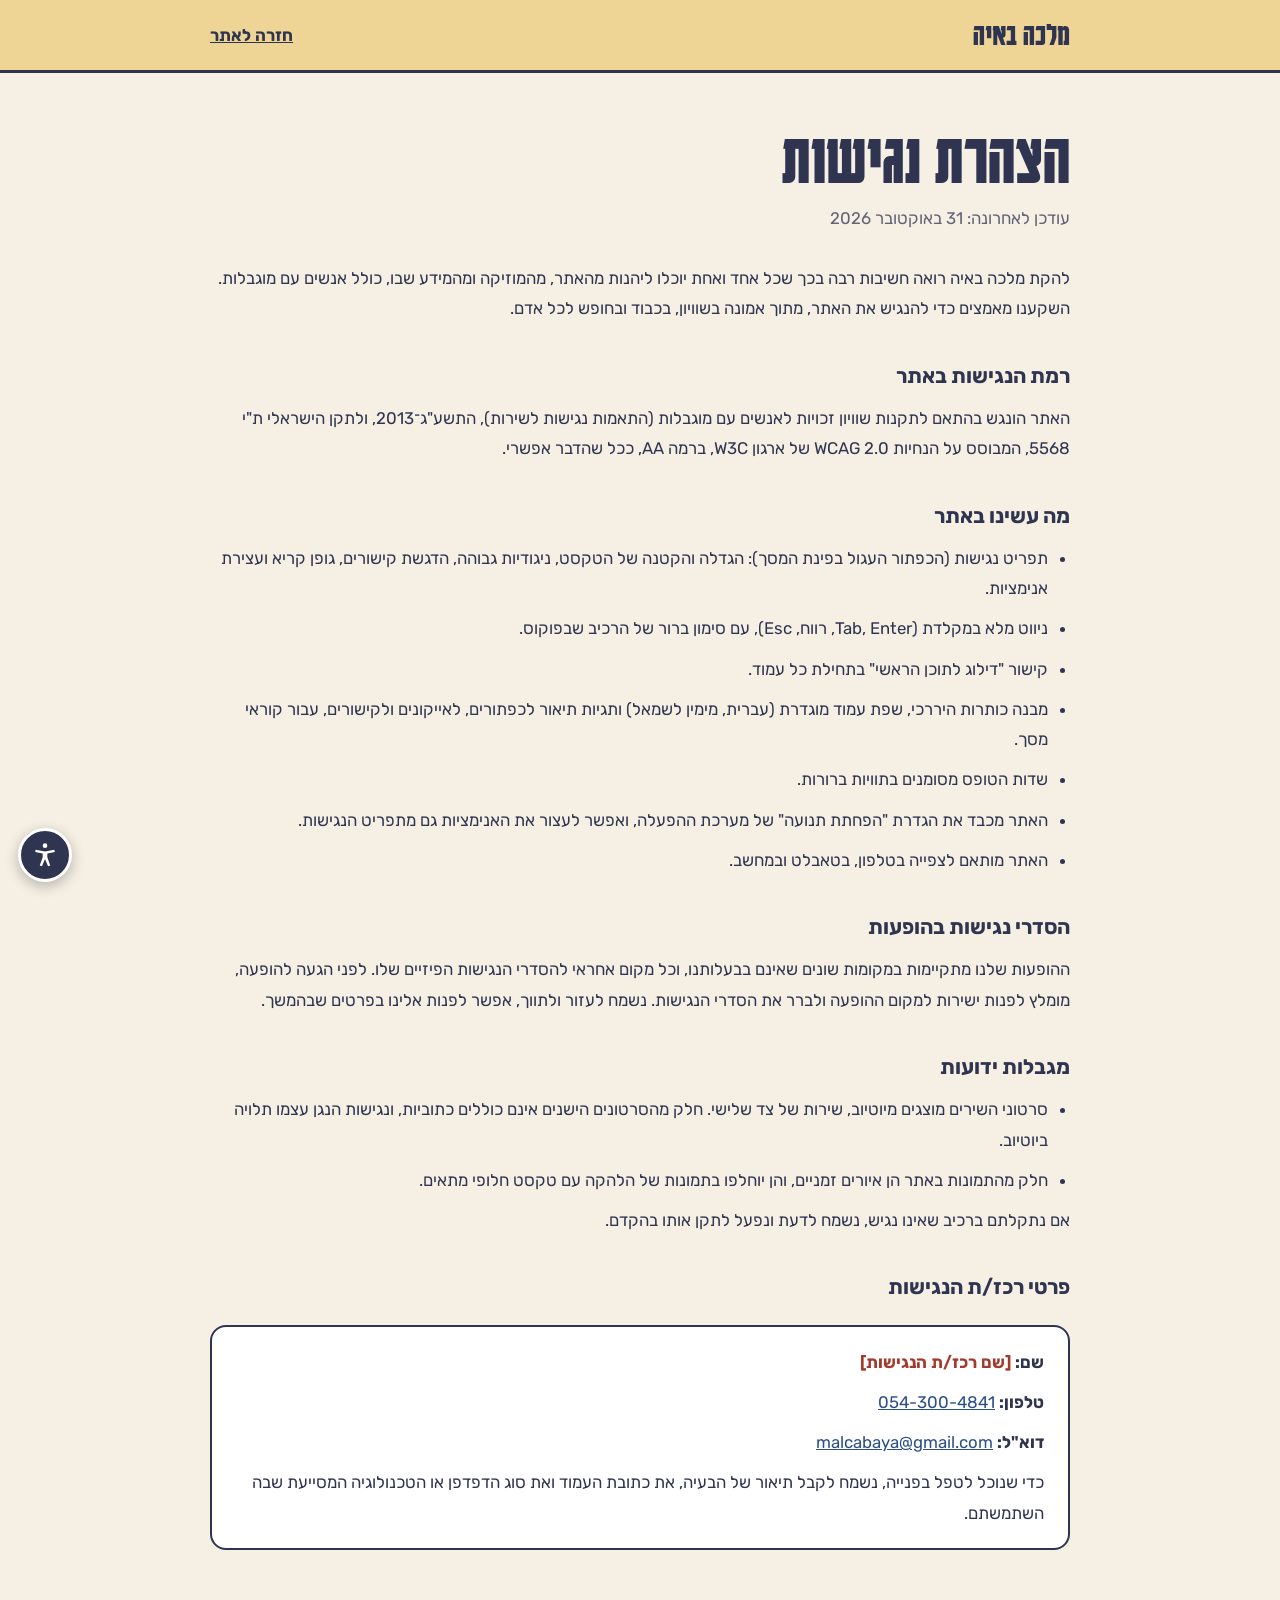
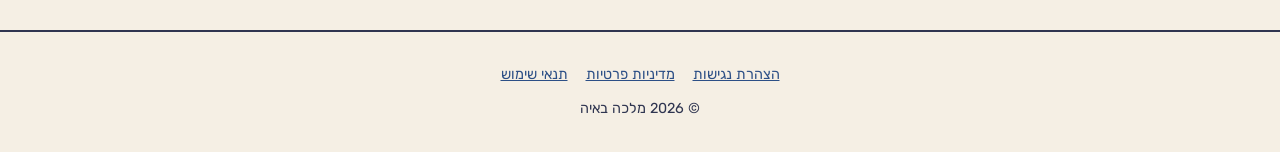
<file: accessibility.html>
<!doctype html>
<html lang="he" dir="rtl">
<head>
<meta charset="utf-8">
<meta name="viewport" content="width=device-width, initial-scale=1">
<title>הצהרת נגישות | מלכה באיה</title>
<link rel="stylesheet" href="fonts.css">
<link rel="stylesheet" href="legal.css">
<link rel="stylesheet" href="a11y.css">
<script src="a11y.js"></script>
</head>
<body>
<a class="skip" href="#main">דילוג לתוכן הראשי</a>
<header><div class="in"><a class="logo" href="index.html">מלכה באיה</a><a class="back" href="index.html">חזרה לאתר</a></div></header>
<main id="main" tabindex="-1">
  <h1>הצהרת נגישות</h1>
  <p class="updated">עודכן לאחרונה: 31 באוקטובר 2026</p>

  <p>להקת מלכה באיה רואה חשיבות רבה בכך שכל אחד ואחת יוכלו ליהנות מהאתר, מהמוזיקה ומהמידע שבו, כולל אנשים עם מוגבלות. השקענו מאמצים כדי להנגיש את האתר, מתוך אמונה בשוויון, בכבוד ובחופש לכל אדם.</p>

  <h2>רמת הנגישות באתר</h2>
  <p>האתר הונגש בהתאם לתקנות שוויון זכויות לאנשים עם מוגבלות (התאמות נגישות לשירות), התשע"ג־2013, ולתקן הישראלי ת"י 5568, המבוסס על הנחיות WCAG 2.0 של ארגון W3C, ברמה AA, ככל שהדבר אפשרי.</p>

  <h2>מה עשינו באתר</h2>
  <ul>
    <li>תפריט נגישות (הכפתור העגול בפינת המסך): הגדלה והקטנה של הטקסט, ניגודיות גבוהה, הדגשת קישורים, גופן קריא ועצירת אנימציות.</li>
    <li>ניווט מלא במקלדת (Tab, Enter, רווח, Esc), עם סימון ברור של הרכיב שבפוקוס.</li>
    <li>קישור "דילוג לתוכן הראשי" בתחילת כל עמוד.</li>
    <li>מבנה כותרות היררכי, שפת עמוד מוגדרת (עברית, מימין לשמאל) ותגיות תיאור לכפתורים, לאייקונים ולקישורים, עבור קוראי מסך.</li>
    <li>שדות הטופס מסומנים בתוויות ברורות.</li>
    <li>האתר מכבד את הגדרת "הפחתת תנועה" של מערכת ההפעלה, ואפשר לעצור את האנימציות גם מתפריט הנגישות.</li>
    <li>האתר מותאם לצפייה בטלפון, בטאבלט ובמחשב.</li>
  </ul>

  <h2>הסדרי נגישות בהופעות</h2>
  <p>ההופעות שלנו מתקיימות במקומות שונים שאינם בבעלותנו, וכל מקום אחראי להסדרי הנגישות הפיזיים שלו. לפני הגעה להופעה, מומלץ לפנות ישירות למקום ההופעה ולברר את הסדרי הנגישות. נשמח לעזור ולתווך, אפשר לפנות אלינו בפרטים שבהמשך.</p>

  <h2>מגבלות ידועות</h2>
  <ul>
    <li>סרטוני השירים מוצגים מיוטיוב, שירות של צד שלישי. חלק מהסרטונים הישנים אינם כוללים כתוביות, ונגישות הנגן עצמו תלויה ביוטיוב.</li>
    <li>חלק מהתמונות באתר הן איורים זמניים, והן יוחלפו בתמונות של הלהקה עם טקסט חלופי מתאים.</li>
  </ul>
  <p>אם נתקלתם ברכיב שאינו נגיש, נשמח לדעת ונפעל לתקן אותו בהקדם.</p>

  <h2>פרטי רכז/ת הנגישות</h2>
  <div class="box">
    <p><strong>שם:</strong> <span class="ph">[שם רכז/ת הנגישות]</span></p>
    <p><strong>טלפון:</strong> <a href="tel:+972543004841" dir="ltr">054-300-4841</a></p>
    <p><strong>דוא"ל:</strong> <a href="mailto:malcabaya@gmail.com">malcabaya@gmail.com</a></p>
    <p style="margin:0">כדי שנוכל לטפל בפנייה, נשמח לקבל תיאור של הבעיה, את כתובת העמוד ואת סוג הדפדפן או הטכנולוגיה המסייעת שבה השתמשתם.</p>
  </div>
</main>
<footer>
  <nav aria-label="מידע משפטי"><a href="accessibility.html">הצהרת נגישות</a><a href="privacy.html">מדיניות פרטיות</a><a href="terms.html">תנאי שימוש</a></nav>
  © 2026 מלכה באיה
</footer>
</body>
</html>
</file>
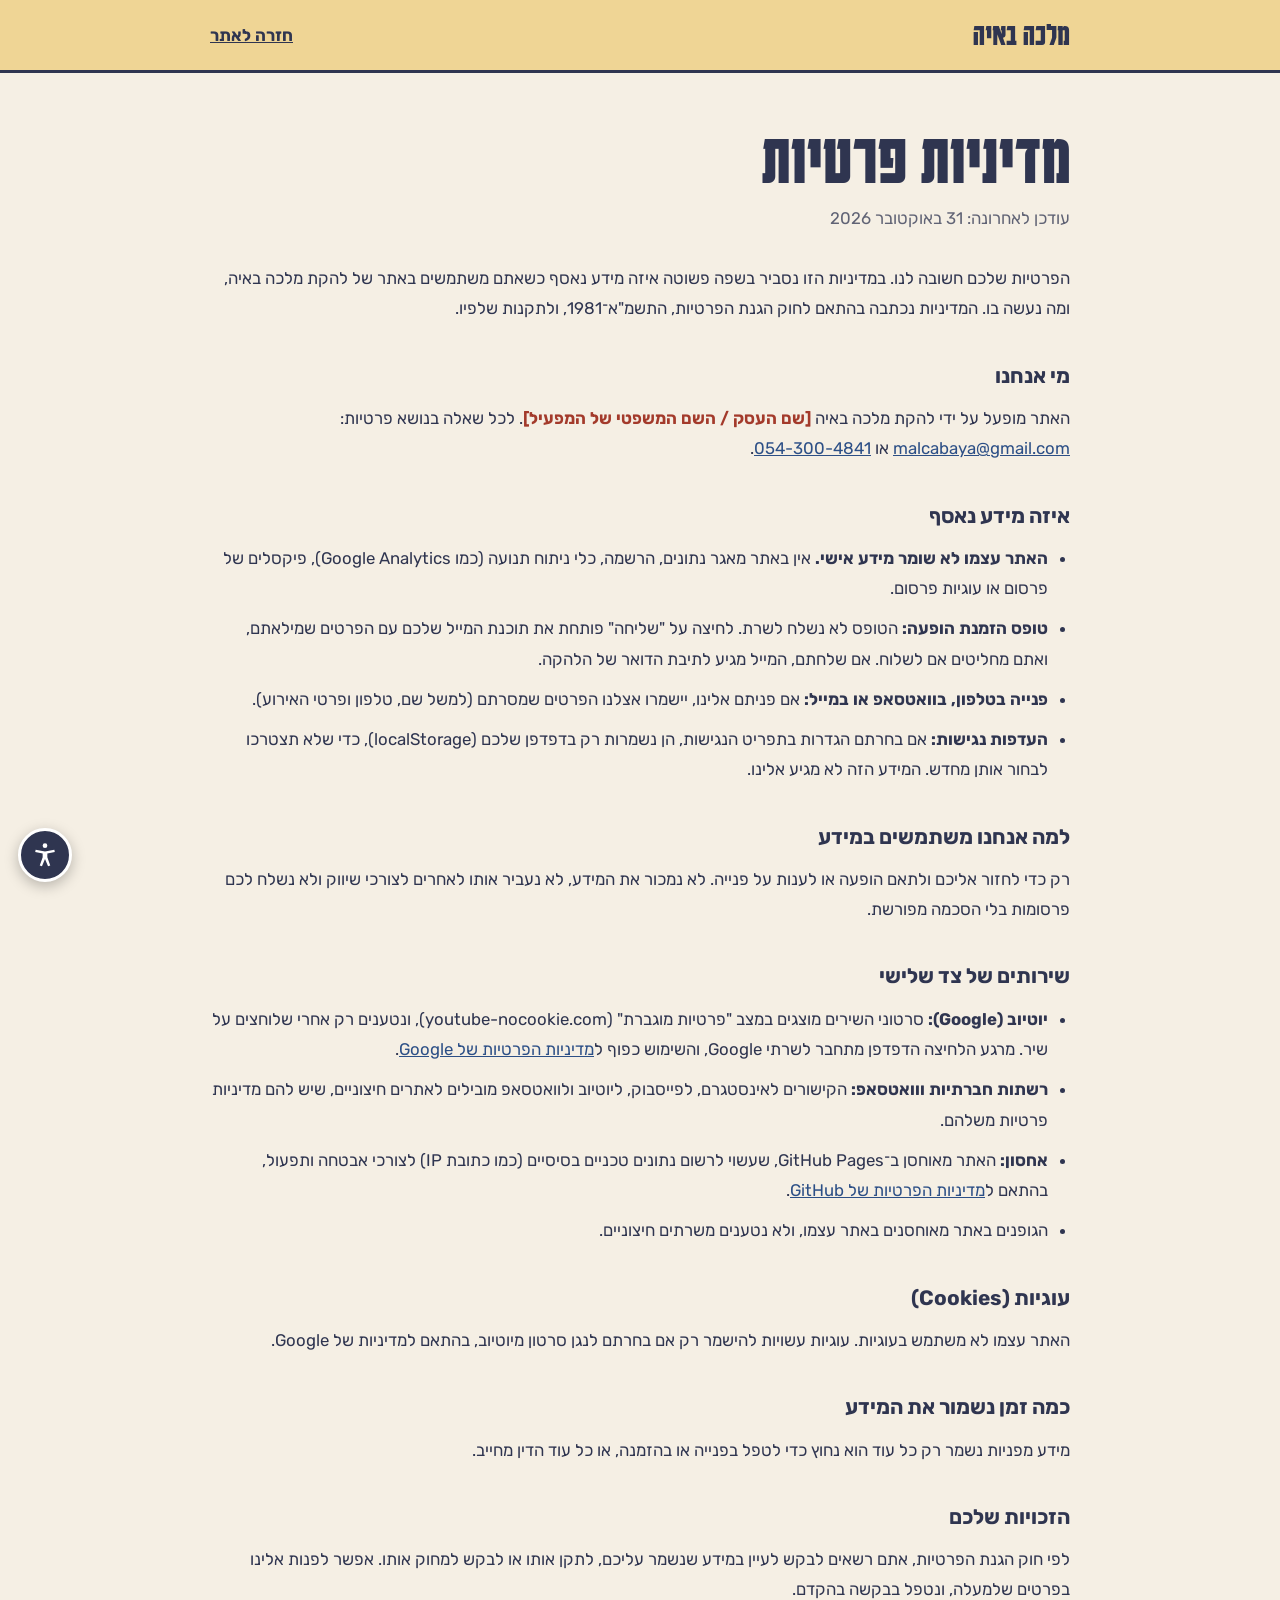
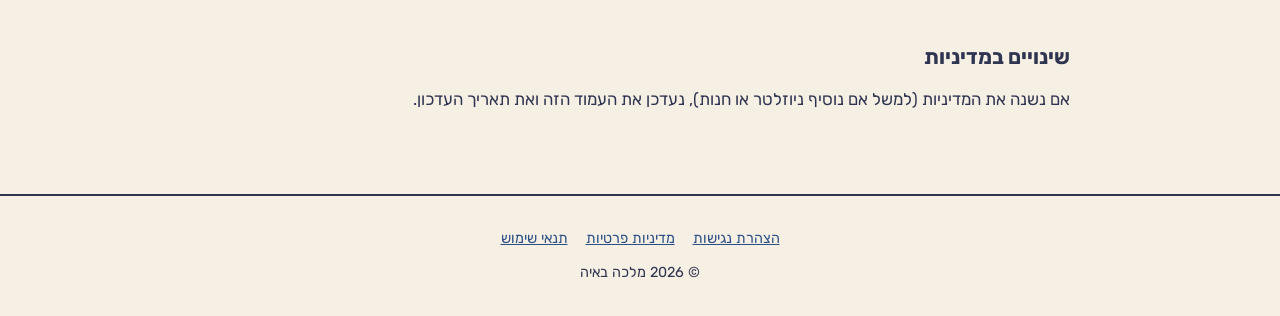
<file: privacy.html>
<!doctype html>
<html lang="he" dir="rtl">
<head>
<meta charset="utf-8">
<meta name="viewport" content="width=device-width, initial-scale=1">
<title>מדיניות פרטיות | מלכה באיה</title>
<link rel="stylesheet" href="fonts.css">
<link rel="stylesheet" href="legal.css">
<link rel="stylesheet" href="a11y.css">
<script src="a11y.js"></script>
</head>
<body>
<a class="skip" href="#main">דילוג לתוכן הראשי</a>
<header><div class="in"><a class="logo" href="index.html">מלכה באיה</a><a class="back" href="index.html">חזרה לאתר</a></div></header>
<main id="main" tabindex="-1">
  <h1>מדיניות פרטיות</h1>
  <p class="updated">עודכן לאחרונה: 31 באוקטובר 2026</p>

  <p>הפרטיות שלכם חשובה לנו. במדיניות הזו נסביר בשפה פשוטה איזה מידע נאסף כשאתם משתמשים באתר של להקת מלכה באיה, ומה נעשה בו. המדיניות נכתבה בהתאם לחוק הגנת הפרטיות, התשמ"א־1981, ולתקנות שלפיו.</p>

  <h2>מי אנחנו</h2>
  <p>האתר מופעל על ידי להקת מלכה באיה <span class="ph">[שם העסק / השם המשפטי של המפעיל]</span>. לכל שאלה בנושא פרטיות: <a href="mailto:malcabaya@gmail.com">malcabaya@gmail.com</a> או <a href="tel:+972543004841" dir="ltr">054-300-4841</a>.</p>

  <h2>איזה מידע נאסף</h2>
  <ul>
    <li><strong>האתר עצמו לא שומר מידע אישי.</strong> אין באתר מאגר נתונים, הרשמה, כלי ניתוח תנועה (כמו Google Analytics), פיקסלים של פרסום או עוגיות פרסום.</li>
    <li><strong>טופס הזמנת הופעה:</strong> הטופס לא נשלח לשרת. לחיצה על "שליחה" פותחת את תוכנת המייל שלכם עם הפרטים שמילאתם, ואתם מחליטים אם לשלוח. אם שלחתם, המייל מגיע לתיבת הדואר של הלהקה.</li>
    <li><strong>פנייה בטלפון, בוואטסאפ או במייל:</strong> אם פניתם אלינו, יישמרו אצלנו הפרטים שמסרתם (למשל שם, טלפון ופרטי האירוע).</li>
    <li><strong>העדפות נגישות:</strong> אם בחרתם הגדרות בתפריט הנגישות, הן נשמרות רק בדפדפן שלכם (localStorage), כדי שלא תצטרכו לבחור אותן מחדש. המידע הזה לא מגיע אלינו.</li>
  </ul>

  <h2>למה אנחנו משתמשים במידע</h2>
  <p>רק כדי לחזור אליכם ולתאם הופעה או לענות על פנייה. לא נמכור את המידע, לא נעביר אותו לאחרים לצורכי שיווק ולא נשלח לכם פרסומות בלי הסכמה מפורשת.</p>

  <h2>שירותים של צד שלישי</h2>
  <ul>
    <li><strong>יוטיוב (Google):</strong> סרטוני השירים מוצגים במצב "פרטיות מוגברת" (youtube-nocookie.com), ונטענים רק אחרי שלוחצים על שיר. מרגע הלחיצה הדפדפן מתחבר לשרתי Google, והשימוש כפוף ל<a href="https://policies.google.com/privacy?hl=iw" target="_blank" rel="noopener">מדיניות הפרטיות של Google</a>.</li>
    <li><strong>רשתות חברתיות ווואטסאפ:</strong> הקישורים לאינסטגרם, לפייסבוק, ליוטיוב ולוואטסאפ מובילים לאתרים חיצוניים, שיש להם מדיניות פרטיות משלהם.</li>
    <li><strong>אחסון:</strong> האתר מאוחסן ב־GitHub Pages, שעשוי לרשום נתונים טכניים בסיסיים (כמו כתובת IP) לצורכי אבטחה ותפעול, בהתאם ל<a href="https://docs.github.com/en/site-policy/privacy-policies/github-general-privacy-statement" target="_blank" rel="noopener">מדיניות הפרטיות של GitHub</a>.</li>
    <li>הגופנים באתר מאוחסנים באתר עצמו, ולא נטענים משרתים חיצוניים.</li>
  </ul>

  <h2>עוגיות (Cookies)</h2>
  <p>האתר עצמו לא משתמש בעוגיות. עוגיות עשויות להישמר רק אם בחרתם לנגן סרטון מיוטיוב, בהתאם למדיניות של Google.</p>

  <h2>כמה זמן נשמור את המידע</h2>
  <p>מידע מפניות נשמר רק כל עוד הוא נחוץ כדי לטפל בפנייה או בהזמנה, או כל עוד הדין מחייב.</p>

  <h2>הזכויות שלכם</h2>
  <p>לפי חוק הגנת הפרטיות, אתם רשאים לבקש לעיין במידע שנשמר עליכם, לתקן אותו או לבקש למחוק אותו. אפשר לפנות אלינו בפרטים שלמעלה, ונטפל בבקשה בהקדם.</p>

  <h2>שינויים במדיניות</h2>
  <p>אם נשנה את המדיניות (למשל אם נוסיף ניוזלטר או חנות), נעדכן את העמוד הזה ואת תאריך העדכון.</p>
</main>
<footer>
  <nav aria-label="מידע משפטי"><a href="accessibility.html">הצהרת נגישות</a><a href="privacy.html">מדיניות פרטיות</a><a href="terms.html">תנאי שימוש</a></nav>
  © 2026 מלכה באיה
</footer>
</body>
</html>
</file>
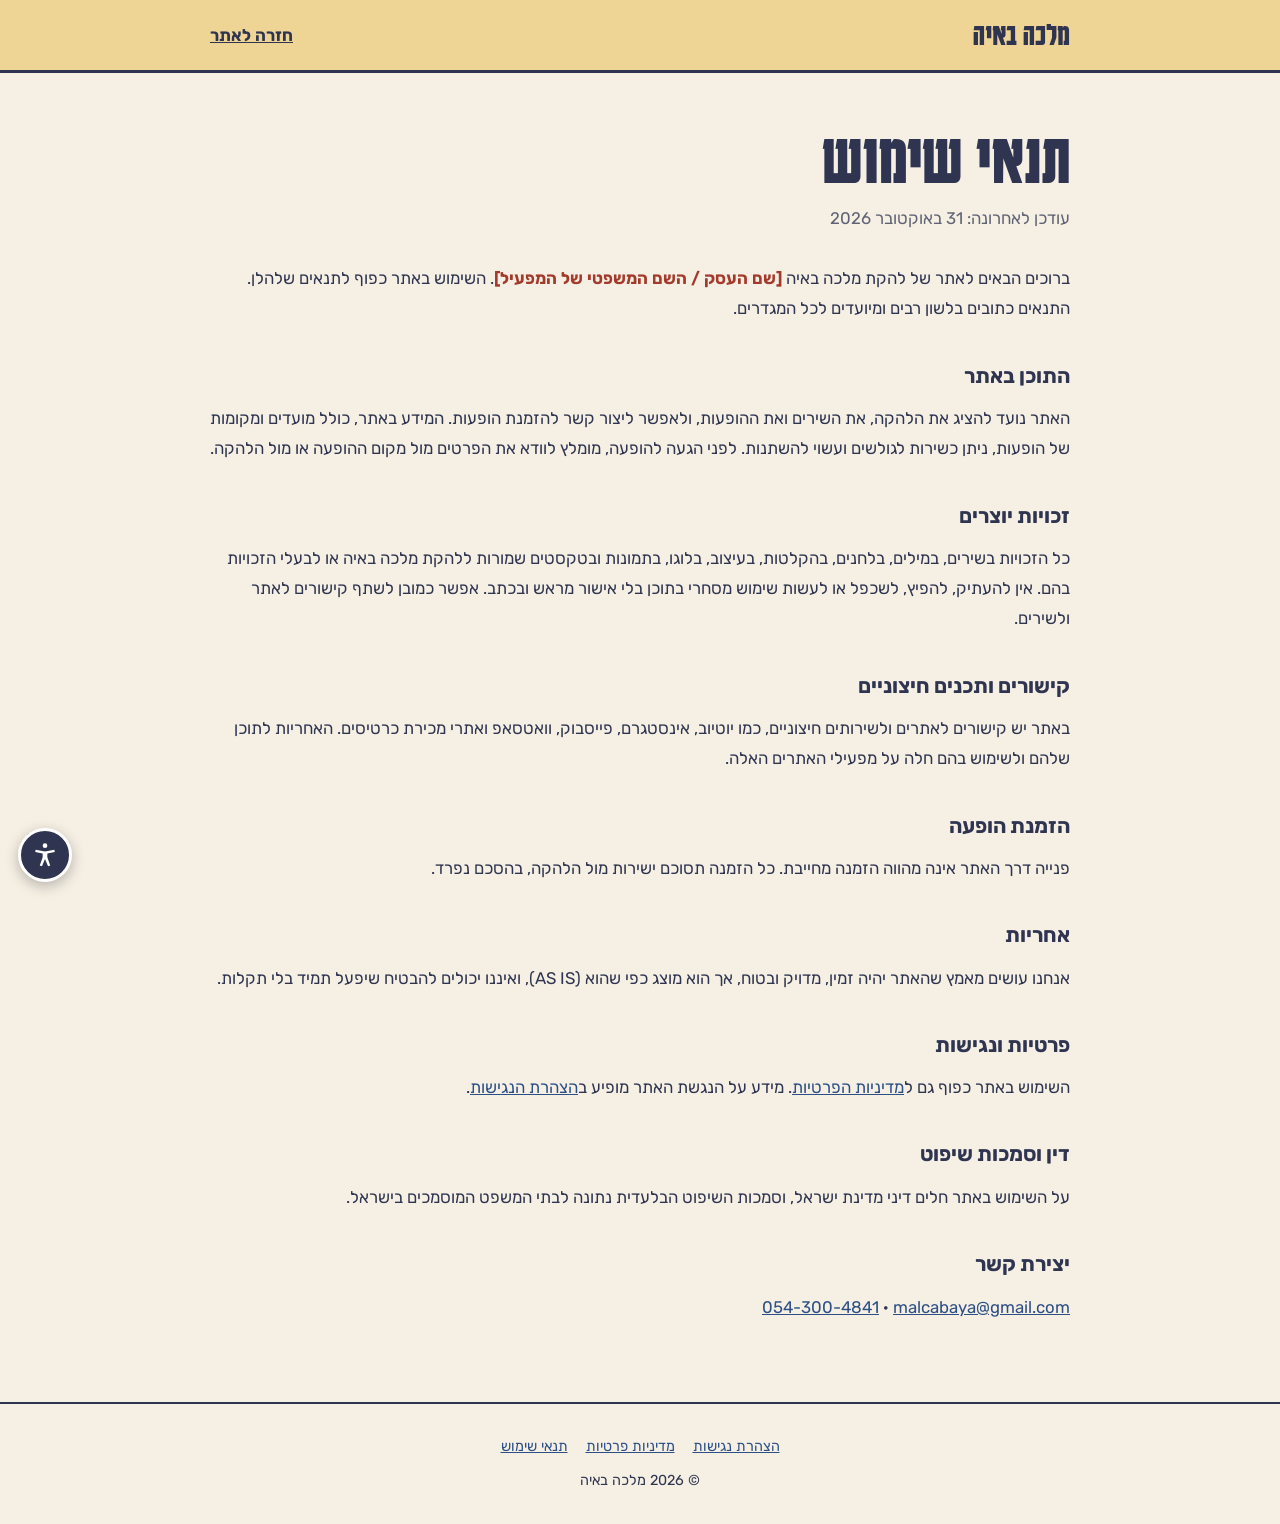
<file: terms.html>
<!doctype html>
<html lang="he" dir="rtl">
<head>
<meta charset="utf-8">
<meta name="viewport" content="width=device-width, initial-scale=1">
<title>תנאי שימוש | מלכה באיה</title>
<link rel="stylesheet" href="fonts.css">
<link rel="stylesheet" href="legal.css">
<link rel="stylesheet" href="a11y.css">
<script src="a11y.js"></script>
</head>
<body>
<a class="skip" href="#main">דילוג לתוכן הראשי</a>
<header><div class="in"><a class="logo" href="index.html">מלכה באיה</a><a class="back" href="index.html">חזרה לאתר</a></div></header>
<main id="main" tabindex="-1">
  <h1>תנאי שימוש</h1>
  <p class="updated">עודכן לאחרונה: 31 באוקטובר 2026</p>

  <p>ברוכים הבאים לאתר של להקת מלכה באיה <span class="ph">[שם העסק / השם המשפטי של המפעיל]</span>. השימוש באתר כפוף לתנאים שלהלן. התנאים כתובים בלשון רבים ומיועדים לכל המגדרים.</p>

  <h2>התוכן באתר</h2>
  <p>האתר נועד להציג את הלהקה, את השירים ואת ההופעות, ולאפשר ליצור קשר להזמנת הופעות. המידע באתר, כולל מועדים ומקומות של הופעות, ניתן כשירות לגולשים ועשוי להשתנות. לפני הגעה להופעה, מומלץ לוודא את הפרטים מול מקום ההופעה או מול הלהקה.</p>

  <h2>זכויות יוצרים</h2>
  <p>כל הזכויות בשירים, במילים, בלחנים, בהקלטות, בעיצוב, בלוגו, בתמונות ובטקסטים שמורות ללהקת מלכה באיה או לבעלי הזכויות בהם. אין להעתיק, להפיץ, לשכפל או לעשות שימוש מסחרי בתוכן בלי אישור מראש ובכתב. אפשר כמובן לשתף קישורים לאתר ולשירים.</p>

  <h2>קישורים ותכנים חיצוניים</h2>
  <p>באתר יש קישורים לאתרים ולשירותים חיצוניים, כמו יוטיוב, אינסטגרם, פייסבוק, וואטסאפ ואתרי מכירת כרטיסים. האחריות לתוכן שלהם ולשימוש בהם חלה על מפעילי האתרים האלה.</p>

  <h2>הזמנת הופעה</h2>
  <p>פנייה דרך האתר אינה מהווה הזמנה מחייבת. כל הזמנה תסוכם ישירות מול הלהקה, בהסכם נפרד.</p>

  <h2>אחריות</h2>
  <p>אנחנו עושים מאמץ שהאתר יהיה זמין, מדויק ובטוח, אך הוא מוצג כפי שהוא (AS IS), ואיננו יכולים להבטיח שיפעל תמיד בלי תקלות.</p>

  <h2>פרטיות ונגישות</h2>
  <p>השימוש באתר כפוף גם ל<a href="privacy.html">מדיניות הפרטיות</a>. מידע על הנגשת האתר מופיע ב<a href="accessibility.html">הצהרת הנגישות</a>.</p>

  <h2>דין וסמכות שיפוט</h2>
  <p>על השימוש באתר חלים דיני מדינת ישראל, וסמכות השיפוט הבלעדית נתונה לבתי המשפט המוסמכים בישראל.</p>

  <h2>יצירת קשר</h2>
  <p><a href="mailto:malcabaya@gmail.com">malcabaya@gmail.com</a> · <a href="tel:+972543004841" dir="ltr">054-300-4841</a></p>
</main>
<footer>
  <nav aria-label="מידע משפטי"><a href="accessibility.html">הצהרת נגישות</a><a href="privacy.html">מדיניות פרטיות</a><a href="terms.html">תנאי שימוש</a></nav>
  © 2026 מלכה באיה
</footer>
</body>
</html>
</file>
<file: fonts.css>
@font-face {
  font-family: 'Bowlby One';
  font-style: normal;
  font-weight: 400;
  font-display: swap;
  src: url(fonts/BowlbyOne-400-latin.woff2) format('woff2');
  unicode-range: U+0000-00FF, U+0131, U+0152-0153, U+02BB-02BC, U+02C6, U+02DA, U+02DC, U+0304, U+0308, U+0329, U+2000-206F, U+20AC, U+2122, U+2191, U+2193, U+2212, U+2215, U+FEFF, U+FFFD;
}

@font-face {
  font-family: 'Karantina';
  font-style: normal;
  font-weight: 400;
  font-display: swap;
  src: url(fonts/Karantina-400-hebrew.woff2) format('woff2');
  unicode-range: U+0307-0308, U+0590-05FF, U+200C-2010, U+20AA, U+25CC, U+FB1D-FB4F;
}

@font-face {
  font-family: 'Karantina';
  font-style: normal;
  font-weight: 400;
  font-display: swap;
  src: url(fonts/Karantina-400-latin.woff2) format('woff2');
  unicode-range: U+0000-00FF, U+0131, U+0152-0153, U+02BB-02BC, U+02C6, U+02DA, U+02DC, U+0304, U+0308, U+0329, U+2000-206F, U+20AC, U+2122, U+2191, U+2193, U+2212, U+2215, U+FEFF, U+FFFD;
}

@font-face {
  font-family: 'Karantina';
  font-style: normal;
  font-weight: 700;
  font-display: swap;
  src: url(fonts/Karantina-700-hebrew.woff2) format('woff2');
  unicode-range: U+0307-0308, U+0590-05FF, U+200C-2010, U+20AA, U+25CC, U+FB1D-FB4F;
}

@font-face {
  font-family: 'Karantina';
  font-style: normal;
  font-weight: 700;
  font-display: swap;
  src: url(fonts/Karantina-700-latin.woff2) format('woff2');
  unicode-range: U+0000-00FF, U+0131, U+0152-0153, U+02BB-02BC, U+02C6, U+02DA, U+02DC, U+0304, U+0308, U+0329, U+2000-206F, U+20AC, U+2122, U+2191, U+2193, U+2212, U+2215, U+FEFF, U+FFFD;
}

@font-face {
  font-family: 'Rubik';
  font-style: normal;
  font-weight: 400;
  font-display: swap;
  src: url(fonts/Rubik-400-hebrew.woff2) format('woff2');
  unicode-range: U+0307-0308, U+0590-05FF, U+200C-2010, U+20AA, U+25CC, U+FB1D-FB4F;
}

@font-face {
  font-family: 'Rubik';
  font-style: normal;
  font-weight: 400;
  font-display: swap;
  src: url(fonts/Rubik-400-latin.woff2) format('woff2');
  unicode-range: U+0000-00FF, U+0131, U+0152-0153, U+02BB-02BC, U+02C6, U+02DA, U+02DC, U+0304, U+0308, U+0329, U+2000-206F, U+20AC, U+2122, U+2191, U+2193, U+2212, U+2215, U+FEFF, U+FFFD;
}

@font-face {
  font-family: 'Rubik';
  font-style: normal;
  font-weight: 500;
  font-display: swap;
  src: url(fonts/Rubik-400-hebrew.woff2) format('woff2');
  unicode-range: U+0307-0308, U+0590-05FF, U+200C-2010, U+20AA, U+25CC, U+FB1D-FB4F;
}

@font-face {
  font-family: 'Rubik';
  font-style: normal;
  font-weight: 500;
  font-display: swap;
  src: url(fonts/Rubik-400-latin.woff2) format('woff2');
  unicode-range: U+0000-00FF, U+0131, U+0152-0153, U+02BB-02BC, U+02C6, U+02DA, U+02DC, U+0304, U+0308, U+0329, U+2000-206F, U+20AC, U+2122, U+2191, U+2193, U+2212, U+2215, U+FEFF, U+FFFD;
}

@font-face {
  font-family: 'Rubik';
  font-style: normal;
  font-weight: 700;
  font-display: swap;
  src: url(fonts/Rubik-400-hebrew.woff2) format('woff2');
  unicode-range: U+0307-0308, U+0590-05FF, U+200C-2010, U+20AA, U+25CC, U+FB1D-FB4F;
}

@font-face {
  font-family: 'Rubik';
  font-style: normal;
  font-weight: 700;
  font-display: swap;
  src: url(fonts/Rubik-400-latin.woff2) format('woff2');
  unicode-range: U+0000-00FF, U+0131, U+0152-0153, U+02BB-02BC, U+02C6, U+02DA, U+02DC, U+0304, U+0308, U+0329, U+2000-206F, U+20AC, U+2122, U+2191, U+2193, U+2212, U+2215, U+FEFF, U+FFFD;
}

@font-face {
  font-family: 'Rubik';
  font-style: normal;
  font-weight: 900;
  font-display: swap;
  src: url(fonts/Rubik-400-hebrew.woff2) format('woff2');
  unicode-range: U+0307-0308, U+0590-05FF, U+200C-2010, U+20AA, U+25CC, U+FB1D-FB4F;
}

@font-face {
  font-family: 'Rubik';
  font-style: normal;
  font-weight: 900;
  font-display: swap;
  src: url(fonts/Rubik-400-latin.woff2) format('woff2');
  unicode-range: U+0000-00FF, U+0131, U+0152-0153, U+02BB-02BC, U+02C6, U+02DA, U+02DC, U+0304, U+0308, U+0329, U+2000-206F, U+20AC, U+2122, U+2191, U+2193, U+2212, U+2215, U+FEFF, U+FFFD;
}
</file>
<file: a11y.css>
/* skip link */
.skip{position:fixed;top:-60px;right:16px;z-index:300;background:#2f3550;color:#fff;padding:10px 18px;border-radius:10px;font-weight:700;transition:top .2s}
.skip:focus{top:12px}

/* accessibility widget */
.a11y-btn{position:fixed;bottom:18px;left:18px;z-index:250;width:54px;height:54px;border-radius:50%;background:#2f3550;color:#fff;display:grid;place-items:center;border:3px solid #fff;box-shadow:0 4px 14px rgba(0,0,0,.25);cursor:pointer}
.a11y-btn svg{width:28px;height:28px}
.a11y-panel{position:fixed;bottom:84px;left:18px;z-index:250;width:min(300px,calc(100vw - 36px));background:#fff;color:#1d1d1d;border:3px solid #2f3550;border-radius:16px;padding:18px;box-shadow:0 10px 30px rgba(0,0,0,.25);font-family:Arial,sans-serif;display:none}
.a11y-panel.open{display:block}
.a11y-panel h2{font-size:1.1rem;margin:0 0 12px;font-family:Arial,sans-serif}
.a11y-panel .row{display:flex;gap:8px;margin-bottom:8px}
.a11y-panel button{flex:1;padding:10px 8px;border:2px solid #2f3550;border-radius:10px;background:#f5f5f5;color:#1d1d1d;font:600 .9rem Arial,sans-serif;cursor:pointer;text-align:center}
.a11y-panel button[aria-pressed="true"]{background:#2f3550;color:#fff}
.a11y-panel a{display:block;margin-top:10px;color:#1a4fa0;text-decoration:underline;font-size:.9rem}

/* modes */
html.a11y-links a{text-decoration:underline!important}
html.a11y-font body,html.a11y-font body *:not(svg):not(use){font-family:Arial,Helvetica,sans-serif!important;letter-spacing:normal!important}
html.a11y-still *,html.a11y-still *::before,html.a11y-still *::after{animation:none!important;transition:none!important}
html.a11y-contrast{--sand:#fff;--sand-2:#fff;--ink:#000;--blue:#003c8f;--sky:#fff;--yellow:#ffe600;--purple:#000;--green:#000;--orange:#ffe600;--red:#000}
html.a11y-contrast body{background:#fff;color:#000}
html.a11y-contrast .music,html.a11y-contrast footer{background:#000!important;color:#fff!important}
html.a11y-contrast .paper,html.a11y-contrast .halftone,html.a11y-contrast .rays{display:none}
html.a11y-contrast .hero{background:#fff}
</file>
<file: legal.css>
:root{--sand:#f5efe4;--ink:#2f3550;--orange:#dfa682;--yellow:#efd595}
*{box-sizing:border-box;margin:0;padding:0}
body{background:var(--sand);color:var(--ink);font-family:'Rubik',system-ui,sans-serif;line-height:1.8;font-size:1.05rem}
a{color:#2c4f86}
:focus-visible{outline:3px solid #b5632f;outline-offset:3px}
header{border-bottom:3px solid var(--ink);background:var(--yellow)}
header .in{width:min(860px,100% - 32px);margin:auto;display:flex;justify-content:space-between;align-items:center;height:70px}
.logo{font-family:'Karantina',sans-serif;font-weight:700;font-size:2rem;color:var(--ink);text-decoration:none}
header a.back{font-weight:700;color:var(--ink)}
main{width:min(860px,100% - 32px);margin:50px auto 80px}
h1{font-family:'Karantina',sans-serif;font-size:clamp(3rem,9vw,4.6rem);line-height:.95;margin-bottom:10px}
.updated{opacity:.75;margin-bottom:30px}
h2{font-size:1.3rem;margin:34px 0 8px}
p,li{margin-bottom:10px}
ul{padding-inline-start:22px}
.box{background:#fff;border:2.5px solid var(--ink);border-radius:16px;padding:20px 24px;margin:18px 0}
.ph{color:#a33a2b;font-weight:700}
footer{text-align:center;padding:30px 16px;border-top:2px solid var(--ink);font-size:.9rem}
footer nav{display:flex;gap:18px;justify-content:center;flex-wrap:wrap;margin-bottom:8px}
</file>
